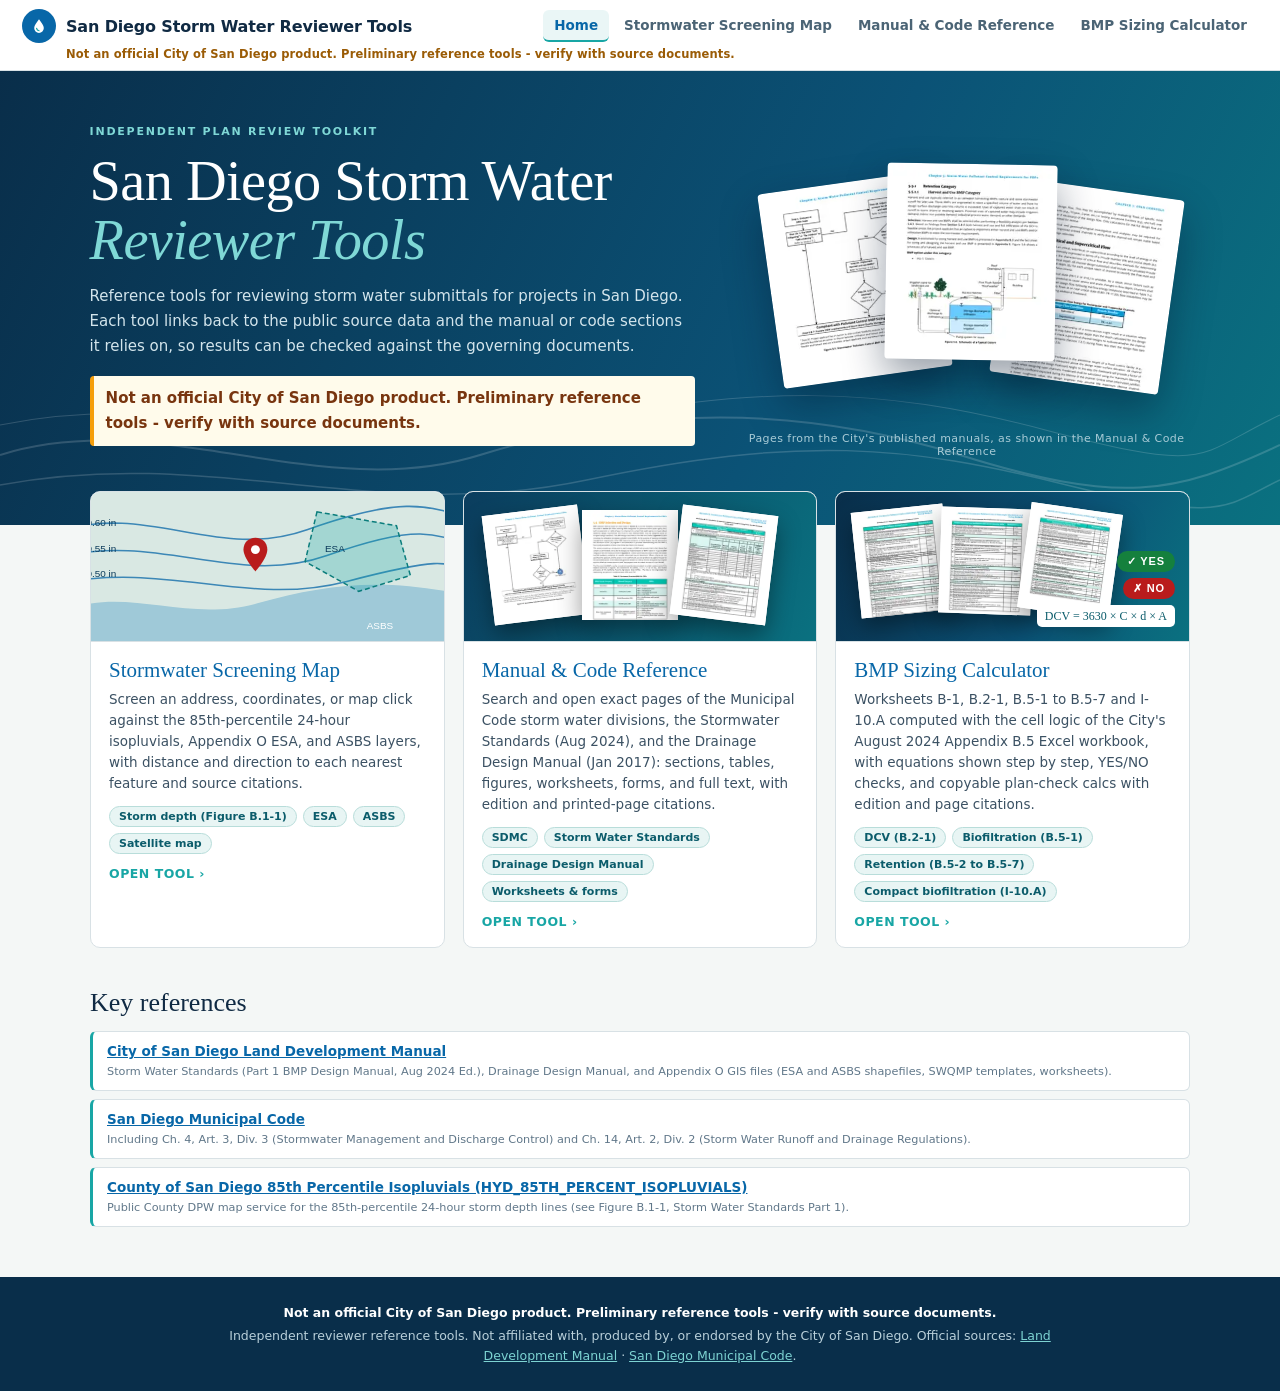
<file: index.html>
<!doctype html>
<html lang="en">
<head>
  <meta charset="utf-8">
  <meta name="viewport" content="width=device-width,initial-scale=1,viewport-fit=cover">
  <title>San Diego Storm Water Reviewer Tools</title>
  <meta name="description" content="Independent reference tools for San Diego storm water plan review. Not an official City of San Diego product.">
  <link rel="icon" type="image/svg+xml" href="data:image/svg+xml,%3Csvg xmlns='http://www.w3.org/2000/svg' viewBox='0 0 32 32'%3E%3Crect width='32' height='32' rx='16' fill='%230867a8'/%3E%3Cpath d='M16 6c-3.6 5.2-7 8.6-7 13a7 7 0 0014 0c0-4.4-3.4-7.8-7-13z' fill='%23fff'/%3E%3C/svg%3E">
  <link rel="stylesheet" href="./assets/site.css">
  <style>
    .home-hero{padding:54px clamp(20px,7vw,108px) 64px}
    .home-hero-grid{display:grid;grid-template-columns:1.15fr .85fr;gap:48px;align-items:center;max-width:1180px;margin:0 auto;position:relative;z-index:1}
    .home-hero .notice{margin-top:18px;max-width:620px}
    .hero-stack{position:relative;height:270px;margin:0}
    .hero-stack .pg{position:absolute;width:170px;height:196px;border-radius:4px;background-color:#fff;box-shadow:0 18px 40px #00142a66;border:1px solid #ffffff55}
    .hero-stack .pg:nth-child(1){left:6%;top:24px;transform:rotate(-8deg)}
    .hero-stack .pg:nth-child(2){left:32%;top:6px;transform:rotate(1deg);z-index:2}
    .hero-stack .pg:nth-child(3){left:58%;top:30px;transform:rotate(8deg)}
    .hero-stack figcaption{position:absolute;bottom:-30px;left:0;right:0;text-align:center;font-size:11px;color:#a9cbd6;letter-spacing:.04em}
    .home-main{max-width:1180px;margin:-34px auto 0;padding:0 clamp(16px,4vw,40px) 50px;position:relative;z-index:2}
    .home-main h2{font:400 26px/1.15 var(--serif);margin:40px 0 14px}
    .home-main .cards{margin-top:0}
    @media (max-width:820px){.home-hero-grid{grid-template-columns:1fr}.hero-stack{height:225px;max-width:380px}.hero-stack .pg{width:130px;height:150px}.home-main{margin-top:-20px}}
  </style>
</head>
<body>
  <script src="./assets/tools.js"></script>
  <script src="./assets/site.js" data-current="home"></script>
  <script src="./manual-reference/data/thumbs.js"></script>
  <section class="hero home-hero">
    <div class="home-hero-grid">
      <div>
        <span class="eyebrow-label">Independent plan review toolkit</span>
        <h1>San Diego Storm Water<br><em>Reviewer Tools</em></h1>
        <p>Reference tools for reviewing storm water submittals for projects in San Diego. Each tool links back to the public source data and the manual or code sections it relies on, so results can be checked against the governing documents.</p>
        <p class="notice"><strong>Not an official City of San Diego product. Preliminary reference tools - verify with source documents.</strong></p>
      </div>
      <figure class="hero-stack" aria-hidden="true" id="heroStack"><figcaption>Pages from the City's published manuals, as shown in the Manual &amp; Code Reference</figcaption></figure>
    </div>
  </section>
  <main class="home-main">
    <div class="cards" id="toolCards"></div>
    <noscript><p><a href="./screening-map/">Stormwater Screening Map</a> &middot; <a href="./manual-reference/">Manual &amp; Code Reference</a> &middot; <a href="./bmp-sizing/">BMP Sizing Calculator</a></p></noscript>

    <h2>Key references</h2>
    <ul class="refs-list">
      <li><a href="https://www.sandiego.gov/planning/programs/landdevcode/landdevmanual" target="_blank" rel="noopener">City of San Diego Land Development Manual</a>
        <small>Storm Water Standards (Part 1 BMP Design Manual, Aug 2024 Ed.), Drainage Design Manual, and Appendix O GIS files (ESA and ASBS shapefiles, SWQMP templates, worksheets).</small></li>
      <li><a href="https://www.sandiego.gov/city-clerk/officialdocs/municipal-code" target="_blank" rel="noopener">San Diego Municipal Code</a>
        <small>Including Ch. 4, Art. 3, Div. 3 (Stormwater Management and Discharge Control) and Ch. 14, Art. 2, Div. 2 (Storm Water Runoff and Drainage Regulations).</small></li>
      <li><a href="https://gis-public.sandiegocounty.gov/arcgis/rest/services/sdep_warehouse/HYD_85TH_PERCENT_ISOPLUVIALS/FeatureServer/0" target="_blank" rel="noopener">County of San Diego 85th Percentile Isopluvials (HYD_85TH_PERCENT_ISOPLUVIALS)</a>
        <small>Public County DPW map service for the 85th-percentile 24-hour storm depth lines (see Figure B.1-1, Storm Water Standards Part 1).</small></li>
    </ul>
  </main>
  <script>
    (function () {
      var esc = function (s) { return String(s).replace(/[&<>"']/g, function (c) { return { '&': '&amp;', '<': '&lt;', '>': '&gt;', '"': '&quot;', "'": '&#39;' }[c]; }); };
      var T = window.MR_THUMBS;
      /* page thumbnail from the pre-rendered sprites (real manual pages, never redrawn) */
      function thumb(doc, page, w) {
        if (!T || !T.files[doc]) return '';
        var i = page - 1, f = T.files[doc][Math.floor(i / T.per)], k = i % T.per, s = w / T.w;
        return 'background-image:url(' + window.SW_ROOT + 'manual-reference/' + f + ');background-size:' + (T.cols * T.w * s) + 'px auto;background-repeat:no-repeat;background-position:-' + ((k % T.cols) * T.w * s) + 'px -' + (Math.floor(k / T.cols) * T.h * s) + 'px;';
      }
      var ART = {
        'screening-map': '<svg viewBox="0 0 400 150" preserveAspectRatio="xMidYMid slice" aria-hidden="true"><rect width="400" height="150" fill="#d9e8e3"/>' +
          '<path d="M0 118 C60 96 120 132 190 112 S320 86 400 104 L400 150 L0 150Z" fill="#9fc9d8"/>' +
          '<g fill="none" stroke="#0867a8" stroke-width="1.6" opacity=".75"><path d="M-10 40 C80 10 150 70 240 38 S360 10 410 30"/><path d="M-10 66 C90 40 170 96 260 64 S370 40 410 58"/><path d="M-10 92 C100 70 180 116 280 90 S380 70 410 84"/></g>' +
          '<path d="M250 20 L330 34 L344 84 L292 100 L238 70Z" fill="#18a6a5" fill-opacity=".28" stroke="#0b7d7c" stroke-width="1.5" stroke-dasharray="5 3"/>' +
          '<g transform="translate(176 46)"><path d="M12 0C5 0 0 5 0 12c0 9 12 22 12 22s12-13 12-22C24 5 19 0 12 0z" fill="#b91c1c"/><circle cx="12" cy="12" r="4.5" fill="#fff"/></g>' +
          '<g font-family="Arial" font-size="10" fill="#0b3a5a"><text x="18" y="34">0.60 in</text><text x="18" y="60">0.55 in</text><text x="18" y="86">0.50 in</text><text x="258" y="60">ESA</text><text x="300" y="138" fill="#fff">ASBS</text></g></svg>',
        'manual-reference': function () {
          return '<div style="position:absolute;inset:0;background:linear-gradient(115deg,#0b3d5e,#0a7180)"></div>' +
            [['sws', 93, -7, 24], ['sws', 103, 0, 118], ['sws', 226, 7, 212]].map(function (p) {
              return '<span style="position:absolute;top:18px;left:' + p[3] + 'px;width:96px;height:110px;transform:rotate(' + p[2] + 'deg);box-shadow:0 10px 24px #0006;background-color:#fff;' + thumb(p[0], p[1], 96) + '"></span>';
            }).join('');
        },
        'bmp-sizing': function () {
          return '<div style="position:absolute;inset:0;background:linear-gradient(115deg,#092e4a,#0b5276 60%,#0a7180)"></div>' +
            [['sws', 218, -6, 20], ['sws', 222, 2, 104], ['sws', 230, 8, 188]].map(function (p) {
              return '<span style="position:absolute;top:16px;left:' + p[3] + 'px;width:92px;height:106px;transform:rotate(' + p[2] + 'deg);box-shadow:0 10px 24px #0006;background-color:#fff;' + thumb(p[0], p[1], 92) + '"></span>';
            }).join('') +
            '<span style="position:absolute;right:14px;bottom:14px;display:flex;flex-direction:column;gap:6px;align-items:flex-end;font:800 11px/1 Arial,sans-serif;letter-spacing:.08em">' +
            '<span style="background:#15803d;color:#fff;border-radius:999px;padding:5px 10px">&#10003; YES</span><span style="background:#b91c1c;color:#fff;border-radius:999px;padding:5px 10px">&#10007; NO</span>' +
            '<span style="background:#fff;color:#0b5c6b;border-radius:5px;padding:5px 8px;font-family:Georgia,serif;font-weight:400;letter-spacing:0;font-size:12px">DCV = 3630 &times; C &times; d &times; A</span></span>';
        }
      };
      document.getElementById('toolCards').innerHTML = window.SW_TOOLS.map(function (t) {
        var art = ART[t.id]; art = typeof art === 'function' ? art() : (art || '');
        return '<a class="card-link" href="' + window.SW_ROOT + t.path + '">' + (art ? '<div class="card-art">' + art + '</div>' : '') +
          '<div class="card-body"><h3>' + esc(t.title) + '</h3><p>' + esc(t.summary) + '</p>' +
          (t.tags && t.tags.length ? '<div class="tags">' + t.tags.map(function (g) { return '<span>' + esc(g) + '</span>'; }).join('') + '</div>' : '') +
          '<div class="card-go">OPEN TOOL &rsaquo;</div></div></a>';
      }).join('');
      document.getElementById('heroStack').insertAdjacentHTML('afterbegin', [['sws', 93], ['sws', 104], ['ddm', 83]].map(function (p) {
        return '<span class="pg" style="' + thumb(p[0], p[1], window.innerWidth < 820 ? 130 : 170) + '"></span>';
      }).join(''));
    })();
  </script>
</body>
</html>
</file>
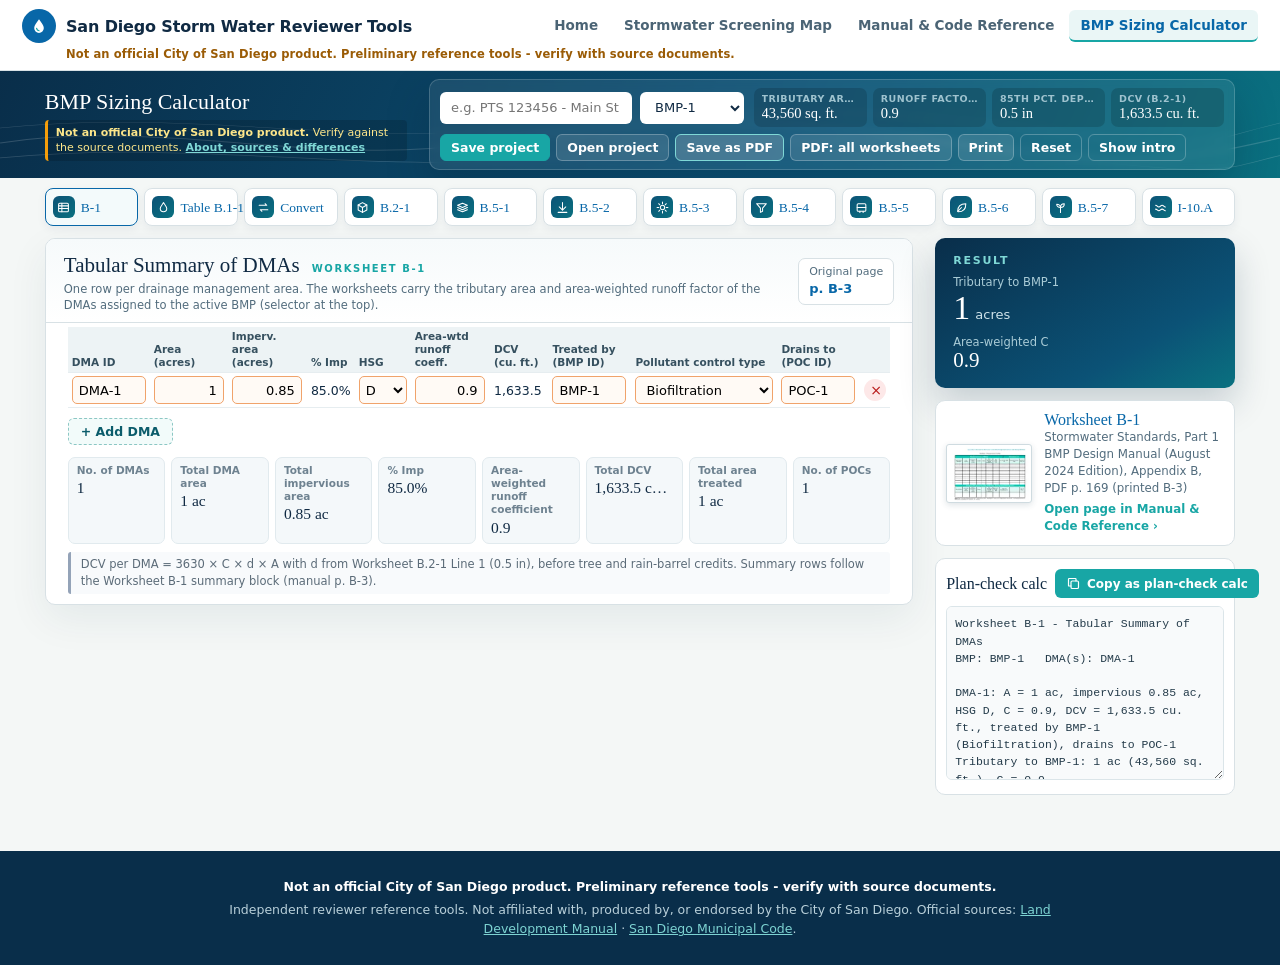
<file: bmp-sizing/index.html>
<!doctype html>
<html lang="en">
<head>
  <meta charset="utf-8">
  <meta name="viewport" content="width=device-width,initial-scale=1,viewport-fit=cover">
  <title>BMP Sizing Calculator (reviewer tool) - San Diego Storm Water Reviewer Tools</title>
  <meta name="description" content="Appendix B worksheets B-1, B.2-1, B.5-1 to B.5-7 and I-10.A with step-by-step equations, pass/fail checks and plan-check text. Not an official City of San Diego product.">
  <link rel="icon" type="image/svg+xml" href="data:image/svg+xml,%3Csvg xmlns='http://www.w3.org/2000/svg' viewBox='0 0 32 32'%3E%3Crect width='32' height='32' rx='16' fill='%230867a8'/%3E%3Cpath d='M16 6c-3.6 5.2-7 8.6-7 13a7 7 0 0014 0c0-4.4-3.4-7.8-7-13z' fill='%23fff'/%3E%3C/svg%3E">
  <link rel="stylesheet" href="../assets/site.css">
  <link rel="stylesheet" href="./app.css">
  <link rel="stylesheet" href="./section.css">
</head>
<body>
  <script src="../assets/tools.js"></script>
  <script src="../assets/site.js" data-current="bmp-sizing"></script>

  <section class="hero bs-hero">
    <div class="bs-hero-grid">
      <div>
        <span class="eyebrow-label">Appendix B sizing worksheets &middot; reviewer tool</span>
        <h1>Size it. Check it.<br><em>Cite it.</em></h1>
        <p class="bs-compact-title">BMP Sizing Calculator</p>
        <p class="bs-intro">Worksheets B-1, B.2-1, B.5-1 through B.5-7 and I-10.A, computed with the formulas, lookup tables and line wording of the City's Appendix B.5 Excel workbook (Version 2.0, August 2024). Every result shows its equations with your numbers substituted, a pass/fail check, and plan-check text with edition and page citations.</p>
        <p class="bs-hero-note"><strong>Not an official City of San Diego product.</strong> <span class="bs-note-long">Independent reviewer aid. Verify against the Stormwater Standards (Part 1 BMP Design Manual, August 2024 Edition) and the City's worksheets before relying on a result.</span><span class="bs-note-short">Verify against the source documents.</span> <button type="button" class="bs-link" id="aboutBtn">About, sources &amp; differences</button></p>
      </div>
      <div class="bs-proj" aria-label="Project">
        <div class="bs-proj-row">
          <label>Project name<input id="projName" type="text" placeholder="e.g. PTS 123456 - Main St"></label>
          <label>Active BMP<select id="bmpSel"></select></label>
        </div>
        <div class="bs-carried" id="carried"></div>
        <div class="bs-proj-btns">
          <button type="button" id="saveBtn" title="Download the project as a JSON file">Save project</button>
          <label class="bs-file" title="Open a saved project JSON file">Open project<input type="file" id="openFile" accept=".json,application/json"></label>
          <button type="button" id="pdfBtn" class="pdf" title="Download this worksheet (inputs, equations, results and plan-check text) as a PDF file">Save as PDF</button>
          <button type="button" id="pdfAllBtn" title="One PDF with Worksheets B-1, B.2-1 and every worksheet you have entered values in">PDF: all worksheets</button>
          <button type="button" id="printBtn" title="Print this worksheet (or choose Save as PDF in the print dialog)">Print</button>
          <button type="button" id="resetBtn" class="ghost">Reset</button>
          <button type="button" id="introBtn" class="ghost" aria-expanded="false">Show intro</button>
        </div>
        <p class="bs-saved" id="savedNote">Inputs are kept in this browser only (local storage).</p>
      </div>
    </div>
  </section>

  <nav class="bs-picker" aria-label="Worksheets"><div class="bs-wrap"><div class="bs-cards" id="picker" role="tablist"></div></div></nav>

  <div class="bs-wrap bs-print-head" id="printHead" aria-hidden="true"></div>
  <main class="bs-wrap bs-main">
    <section class="bs-sheet" id="sheet" aria-live="polite"></section>
    <aside class="bs-side" id="side"></aside>
  </main>

  <dialog id="about" class="bs-about">
    <form method="dialog"><button class="close" aria-label="Close">&times;</button></form>
    <div id="aboutBody"></div>
  </dialog>

  <script src="../manual-reference/data/thumbs.js"></script>
  <script src="./data/b5-workbook.js"></script>
  <script src="./engine.js"></script>
  <script src="./section.js"></script>
  <script src="./app.js"></script>
</body>
</html>
</file>
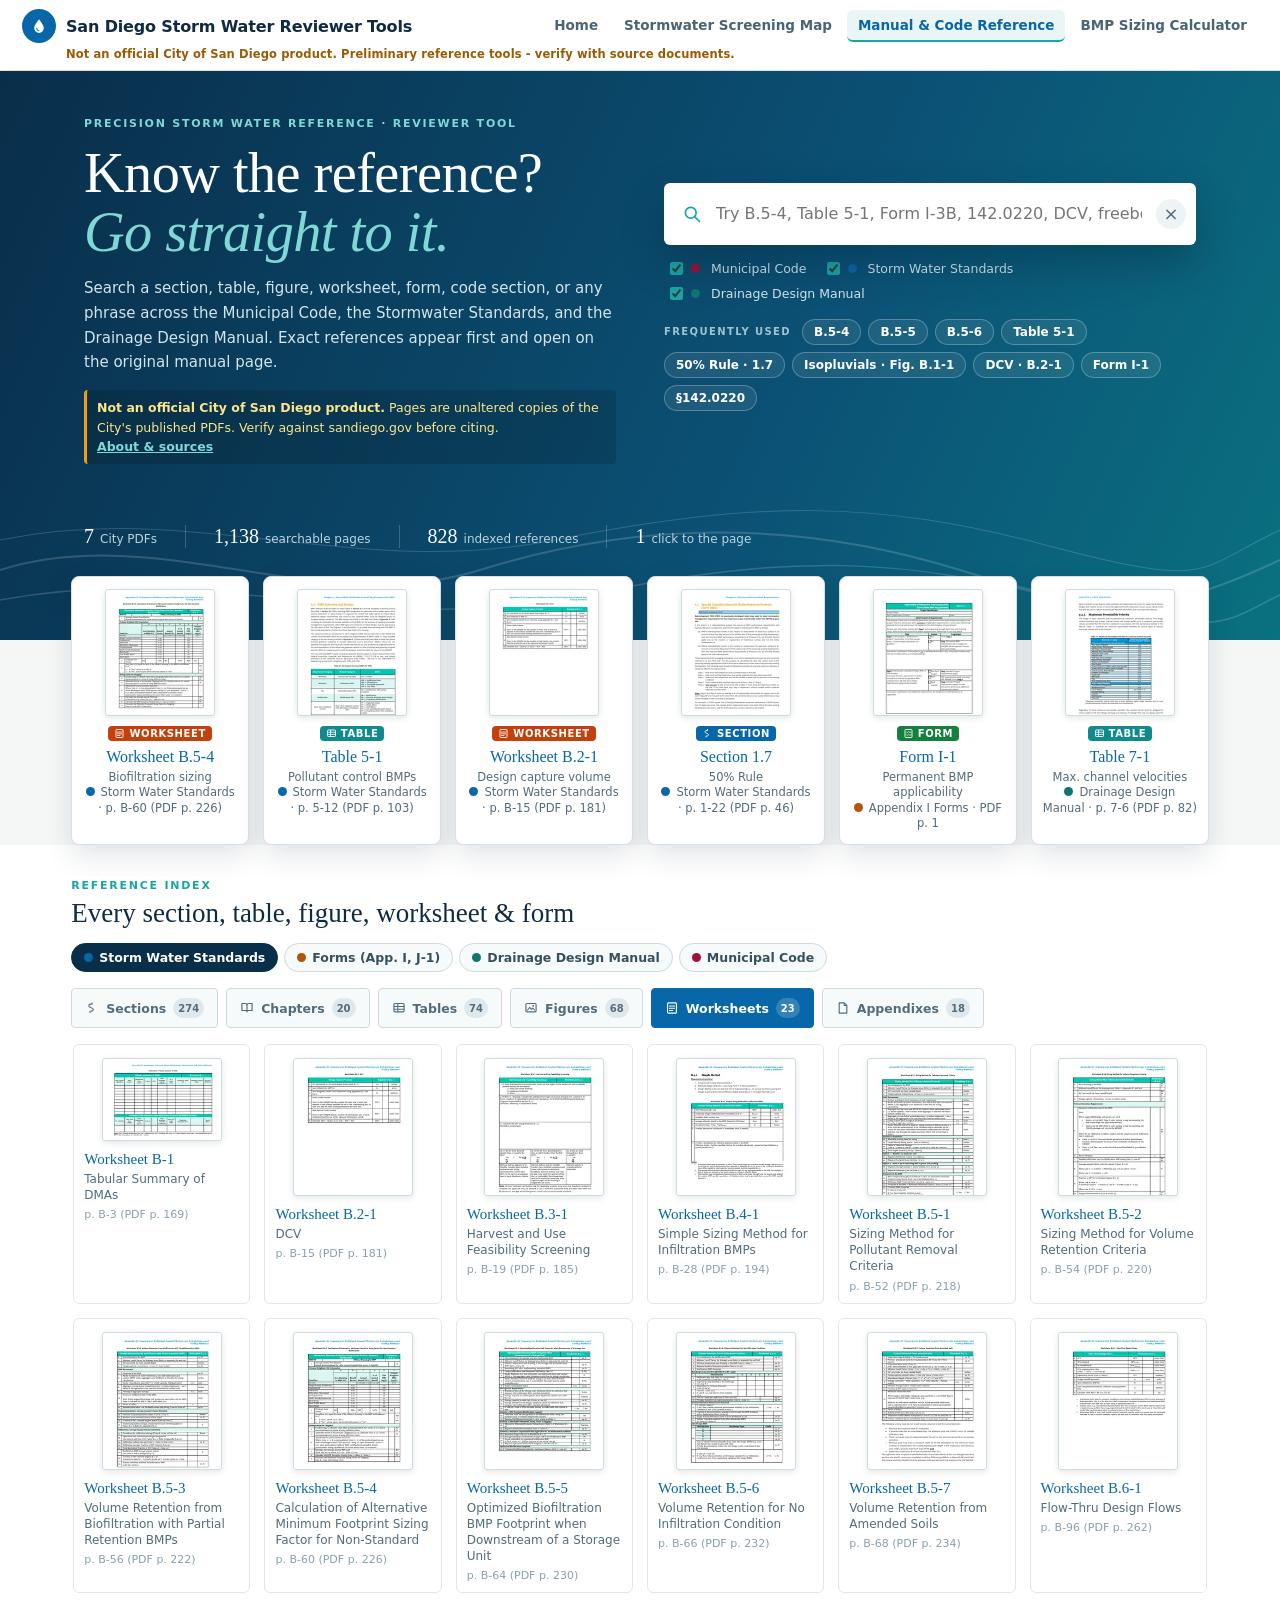
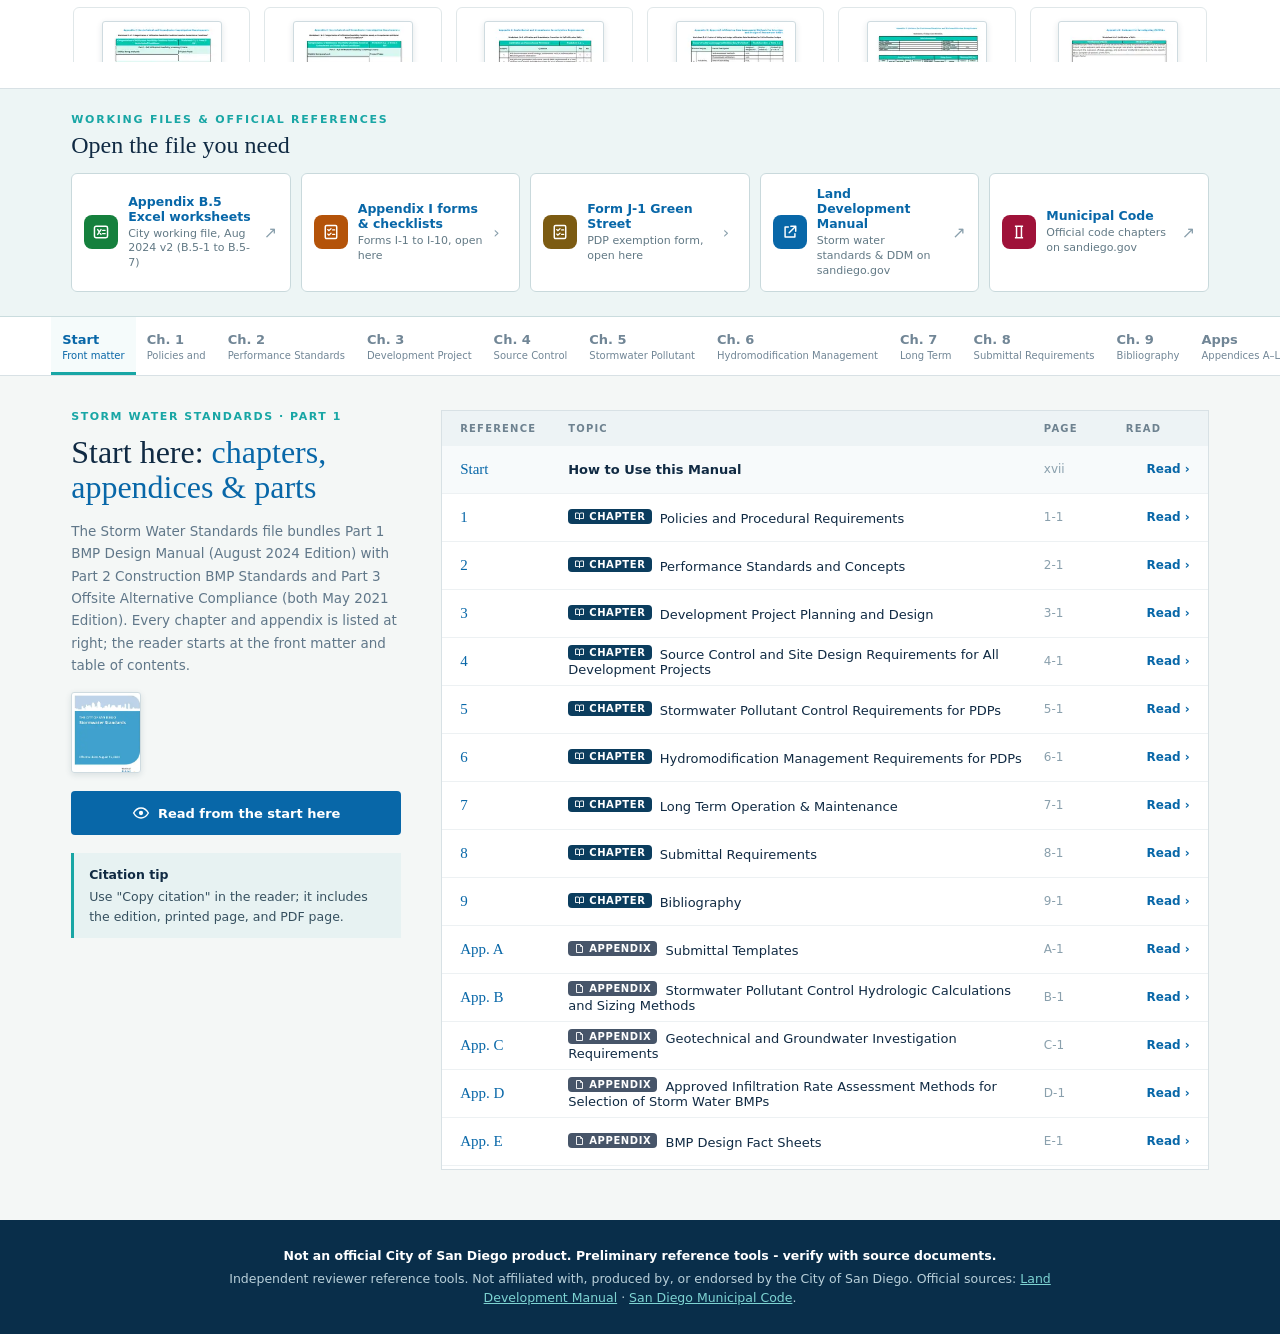
<file: manual-reference/index.html>
<!doctype html>
<html lang="en">
<head>
  <meta charset="utf-8">
  <meta name="viewport" content="width=device-width,initial-scale=1,viewport-fit=cover">
  <title>Manual &amp; Code Reference (reviewer tool) - San Diego Storm Water Reviewer Tools</title>
  <meta name="description" content="Search and open exact pages of the San Diego Municipal Code storm water divisions, the Stormwater Standards Manual, and the Drainage Design Manual, with edition and page citations. Not an official City of San Diego product.">
  <link rel="icon" type="image/svg+xml" href="data:image/svg+xml,%3Csvg xmlns='http://www.w3.org/2000/svg' viewBox='0 0 32 32'%3E%3Crect width='32' height='32' rx='16' fill='%230867a8'/%3E%3Cpath d='M16 6c-3.6 5.2-7 8.6-7 13a7 7 0 0014 0c0-4.4-3.4-7.8-7-13z' fill='%23fff'/%3E%3C/svg%3E">
  <link rel="stylesheet" href="../assets/site.css">
  <link rel="stylesheet" href="./app.css">
</head>
<body>
  <script src="../assets/tools.js"></script>
  <script src="../assets/site.js" data-current="manual-reference"></script>

  <section class="hero mr-hero">
    <div class="mr-hero-grid">
      <div class="mr-hero-copy">
        <span class="eyebrow-label">Precision storm water reference &middot; reviewer tool</span>
        <h1>Know the reference?<br><em>Go straight to it.</em></h1>
        <p>Search a section, table, figure, worksheet, form, code section, or any phrase across the Municipal Code, the Stormwater Standards, and the Drainage Design Manual. Exact references appear first and open on the original manual page.</p>
        <p class="mr-hero-note"><strong>Not an official City of San Diego product.</strong> Pages are unaltered copies of the City's published PDFs. Verify against sandiego.gov before citing. <button type="button" class="mr-link" id="aboutBtn">About &amp; sources</button></p>
      </div>
      <div class="mr-hero-search">
        <form class="mr-search" id="searchForm" role="search" autocomplete="off">
          <svg class="mr-search-ico" viewBox="0 0 24 24" aria-hidden="true"><circle cx="10.5" cy="10.5" r="6.5" fill="none" stroke="currentColor" stroke-width="2"/><path d="M15.5 15.5L21 21" stroke="currentColor" stroke-width="2" stroke-linecap="round"/></svg>
          <label for="q" class="sr">Search references and full text</label>
          <input id="q" type="search" placeholder="Try B.5-4, Table 5-1, Form I-3B, 142.0220, DCV, freeboard" enterkeyhint="search">
          <button type="button" id="clearBtn" class="mr-clear" aria-label="Clear search">&times;</button>
          <div id="results" class="mr-results" aria-live="polite" hidden></div>
        </form>
        <div class="mr-filter" role="group" aria-label="Documents to search">
          <label><input type="checkbox" name="grp" value="Municipal Code" checked><span class="dot d-sdmc"></span>Municipal Code</label>
          <label><input type="checkbox" name="grp" value="Storm Water Standards" checked><span class="dot d-sws"></span>Storm Water Standards</label>
          <label><input type="checkbox" name="grp" value="Drainage Design Manual" checked><span class="dot d-ddm"></span>Drainage Design Manual</label>
        </div>
        <div class="mr-pills" id="pills" aria-label="Frequently used"></div>
      </div>
      <div class="mr-stats" id="stats"></div>
    </div>
  </section>

  <section class="mr-featured" aria-label="Frequently used references">
    <div class="mr-wrap"><div class="mr-feature-cards" id="featured"></div></div>
  </section>

  <section class="mr-refnav">
    <div class="mr-wrap">
      <div class="mr-refhead">
        <div><span class="eyebrow-label">Reference index</span><h2>Every section, table, figure, worksheet &amp; form</h2></div>
        <div class="mr-docchips" id="docChips" role="tablist" aria-label="Document"></div>
      </div>
      <div class="mr-tabs" id="typeTabs" role="tablist" aria-label="Reference type"></div>
      <div class="mr-refgrid" id="refGrid"></div>
    </div>
  </section>

  <section class="mr-resources">
    <div class="mr-wrap mr-res-grid">
      <div><span class="eyebrow-label">Working files &amp; official references</span><h2>Open the file you need</h2></div>
      <div class="mr-res-cards" id="resCards"></div>
    </div>
  </section>

  <nav class="mr-chapnav" id="chapNav" aria-label="Chapters"></nav>
  <section class="mr-chapter">
    <div class="mr-wrap mr-chap-grid">
      <aside id="chapAside"></aside>
      <div class="mr-chaplist" id="chapList"></div>
    </div>
  </section>

  <section class="mr-reader" id="reader" hidden aria-label="Page viewer">
    <div class="mr-readerbar">
      <div class="mr-rb-info">
        <span class="mr-rb-label" id="vLabel"></span>
        <h2 id="vTitle"></h2>
        <p id="vMeta"></p>
      </div>
      <div class="mr-rb-tools">
        <div class="mr-pager">
          <button type="button" id="prevBtn" aria-label="Previous page">&lsaquo;</button>
          <form id="pageForm"><label for="pageIn" class="sr">PDF page</label><input id="pageIn" inputmode="numeric" size="4"><span id="pageOf"></span></form>
          <button type="button" id="nextBtn" aria-label="Next page">&rsaquo;</button>
        </div>
        <div class="mr-zoom">
          <button type="button" id="zoomOut" aria-label="Zoom out">&minus;</button>
          <button type="button" id="zoomFit">Fit</button>
          <button type="button" id="zoomIn" aria-label="Zoom in">+</button>
        </div>
        <button type="button" id="citeBtn" class="mr-cite">Copy citation</button>
        <a id="officialLink" class="mr-official" target="_blank" rel="noopener">City PDF &#8599;</a>
        <button type="button" id="closeBtn" class="mr-close">Close &times;</button>
      </div>
    </div>
    <div class="mr-notes" id="vNotes" hidden></div>
    <div class="mr-stage" id="stage">
      <p class="mr-pageno" id="pageNo"></p>
      <div class="mr-page" id="pageBox"><canvas id="canvas"></canvas><div class="mr-hl" id="hl"></div></div>
      <p class="mr-status" id="status"></p>
      <div class="mr-strip" id="strip" aria-label="Nearby pages"></div>
      <details class="mr-text" id="textBox">
        <summary>Page text (for copying verbatim excerpts)</summary>
        <pre id="pageText"></pre>
      </details>
    </div>
  </section>

  <dialog id="about" class="mr-about">
    <form method="dialog"><button class="close" aria-label="Close">&times;</button></form>
    <h2>About &amp; sources</h2>
    <p><strong>Not an official City of San Diego product.</strong> Independent reviewer reference tool. It does not replace the governing documents; confirm the current edition on sandiego.gov before relying on any page.</p>
    <p>Reference hierarchy used for ordering results: (1) San Diego Municipal Code, (2) Stormwater Standards Manual, (3) Drainage Design Manual.</p>
    <div id="aboutDocs"></div>
    <p class="muted">Page numbers are PDF page numbers of the hosted copies, which are byte-identical to the City files listed above (MD5 shown). Printed page labels are read from each page's footer. Thumbnails are pre-rendered from the same files. The Stormwater Standards file bundles Part 1 (August 2024 Edition) with Parts 2 and 3, which still carry their May 2021 Edition footers. The City's separate January 2018 sizing/feasibility worksheets PDF is not used because it predates the August 2024 revisions to Worksheets B.5-2 and B.5-4; use Appendix B of the manual or the City's 2024 Excel worksheets.</p>
  </dialog>

  <script src="../assets/vendor/pdfjs/pdf.min.js"></script>
  <script src="./data/catalog.js"></script>
  <script src="./data/thumbs.js"></script>
  <script src="./app.js"></script>
</body>
</html>
</file>
<file: assets/site.css>
/* Shared look for all tools (navy / teal reviewer palette). Tool-specific styles go in the tool's own folder. */
:root{--ink:#102a43;--muted:#607789;--line:#d8e1e5;--paper:#f4f7f6;--accent:#0867a8;--aqua:#18a6a5;--navy:#092e4a;--bar:#092e4a;--bar-accent:#18a6a5;--serif:Georgia,"Times New Roman",serif}
*{box-sizing:border-box}
body{margin:0;font-family:ui-sans-serif,system-ui,-apple-system,"Segoe UI",Roboto,sans-serif;color:var(--ink);background:var(--paper)}
a{color:var(--accent)}
.site-header{flex:0 0 auto;background:#fff;color:var(--ink);border-bottom:1px solid var(--line);padding:9px 22px;position:relative;z-index:1000}
.site-header-row{display:flex;align-items:center;gap:16px;flex-wrap:wrap}
.site-title{display:flex;align-items:center;gap:10px;color:var(--ink);text-decoration:none;font-weight:750;font-size:16px;letter-spacing:-.01em}
.site-title::before{content:"";flex:0 0 auto;width:34px;height:34px;border-radius:50%;background:var(--accent) url("data:image/svg+xml,%3Csvg xmlns='http://www.w3.org/2000/svg' viewBox='0 0 32 32'%3E%3Cpath d='M16 6c-3.6 5.2-7 8.6-7 13a7 7 0 0014 0c0-4.4-3.4-7.8-7-13z' fill='%23fff'/%3E%3Cpath d='M12.5 19.5c.4 2 1.8 3.2 3.6 3.4' stroke='%2318a6a5' stroke-width='1.8' fill='none' stroke-linecap='round'/%3E%3C/svg%3E") center/22px no-repeat}
.site-nav{display:flex;gap:4px;margin-left:auto;flex-wrap:wrap}
.site-nav a{color:#4b6475;text-decoration:none;font-size:13.5px;font-weight:600;padding:7px 11px;border-radius:6px;border-bottom:2px solid transparent}
.site-nav a:hover{background:#eef5f6;color:var(--ink)}
.site-nav a[aria-current=page]{color:var(--accent);background:#eaf6f6;border-bottom-color:var(--aqua)}
.nav-toggle{display:none;margin-left:auto;border:1px solid #b7c7cf;background:#fff;color:var(--ink);border-radius:7px;padding:5px 10px;font:inherit;font-size:13px;cursor:pointer}
.site-disclaimer{margin:4px 0 0 44px;font-size:11.5px;font-weight:700;color:#9a5b05;letter-spacing:.01em}
.site-footer{background:var(--navy);color:#b9d0da;font-size:12.5px;line-height:1.55;padding:22px 18px;text-align:center}
.site-footer a{color:#7dd3d2}
.site-footer strong{color:#fff}
.site-footer p{margin:4px auto;max-width:900px}
.page{max-width:1100px;margin:0 auto;padding:28px 18px 44px}
.page h1{font:400 34px/1.1 var(--serif);margin:0 0 10px}
.page h2{font:400 26px/1.15 var(--serif);margin:36px 0 14px}
.lead{font-size:15.5px;line-height:1.6;color:#3b5163;margin:0;max-width:760px}
.notice{border-left:4px solid #f59e0b;background:#fffbeb;padding:10px 12px;border-radius:4px;font-size:13.5px;line-height:1.5}
.eyebrow-label{display:block;font-size:11px;font-weight:800;letter-spacing:.16em;text-transform:uppercase;color:var(--aqua)}
/* hero used by the home page and tools */
.hero{position:relative;overflow:hidden;color:#fff;background:linear-gradient(115deg,#092e4a,#0b5276 62%,#0a7180)}
.hero::after{content:"";position:absolute;inset:auto 0 0 0;height:140px;opacity:.16;pointer-events:none;background:url("data:image/svg+xml,%3Csvg xmlns='http://www.w3.org/2000/svg' viewBox='0 0 1200 140' preserveAspectRatio='none'%3E%3Cpath d='M0 70 C150 20 300 120 450 70 S750 20 900 70 1100 110 1200 60' stroke='%23fff' stroke-width='2' fill='none'/%3E%3Cpath d='M0 100 C200 60 350 140 550 95 S850 60 1000 100 1150 120 1200 95' stroke='%23fff' stroke-width='1.5' fill='none'/%3E%3Cpath d='M0 40 C180 0 330 80 520 40 S820 0 980 45 1120 70 1200 30' stroke='%23fff' stroke-width='1' fill='none'/%3E%3C/svg%3E") bottom/100% 100% no-repeat}
.hero .eyebrow-label{color:#7fd8d6}
.hero h1{font:400 clamp(36px,4.4vw,58px)/1.04 var(--serif);margin:14px 0;letter-spacing:-.01em}
.hero h1 em{color:#7fd8d6}
.hero p{color:#d3e5ec;font-size:15px;line-height:1.65;max-width:620px}
.hero .notice{color:#78350f}
.cards{display:grid;grid-template-columns:repeat(auto-fill,minmax(300px,1fr));gap:18px}
.card-link{display:flex;flex-direction:column;background:#fff;border:1px solid var(--line);border-radius:10px;overflow:hidden;text-decoration:none;color:var(--ink);transition:border-color .15s,box-shadow .15s,transform .15s}
.card-link:hover,.card-link:focus-visible{border-color:var(--aqua);box-shadow:0 12px 30px #173b4b1f;transform:translateY(-2px)}
.card-art{height:150px;background:#e6eef1;border-bottom:1px solid var(--line);position:relative;overflow:hidden}
.card-art svg{display:block;width:100%;height:100%}
.card-body{padding:16px 18px 18px}
.card-link h3{margin:0 0 6px;font:400 21px/1.2 var(--serif);color:var(--accent)}
.card-link p{margin:0;font-size:13.5px;line-height:1.55;color:#3b5163}
.card-go{margin-top:12px;font-size:12.5px;font-weight:800;color:var(--aqua);letter-spacing:.04em}
.tags{display:flex;flex-wrap:wrap;gap:6px;margin-top:12px}
.tags span{font-size:11px;font-weight:700;background:#e8f5f4;color:#0b5c6b;border:1px solid #b8ddda;border-radius:999px;padding:3px 9px}
.refs-list{list-style:none;padding:0;margin:0;display:grid;gap:8px}
.refs-list li{background:#fff;border:1px solid var(--line);border-left:3px solid var(--aqua);border-radius:6px;padding:10px 14px;font-size:13.5px;line-height:1.45}
.refs-list a{font-weight:700}
.refs-list small{display:block;color:var(--muted);margin-top:2px}
@media (max-width:820px){
  .site-header{padding:8px 12px}
  .site-title{font-size:14.5px}
  .nav-toggle{display:block}
  .site-nav{display:none;width:100%;flex-direction:column;margin:4px 0 2px}
  .site-nav.open{display:flex}
  .site-disclaimer{font-size:11px;margin-left:0}
  .page{padding:20px 14px 32px}.page h1{font-size:28px}
}
</file>
<file: bmp-sizing/app.css>
/* BMP Sizing Calculator - tool styles (header/footer/hero palette from ../assets/site.css) */
button,input,select,textarea{font:inherit}
.bs-wrap{max-width:1280px;margin:0 auto;padding:0 clamp(14px,3.5vw,48px)}
.thumb{display:block;flex:0 0 auto;background-color:#fff;background-repeat:no-repeat;border:1px solid #cfdbe0;border-radius:3px;box-shadow:0 2px 6px #173b4b24}
/* hero */
.bs-hero{padding:40px 0 70px}
.bs-hero-grid{position:relative;z-index:2;max-width:1280px;margin:0 auto;padding:0 clamp(20px,5vw,72px);display:grid;grid-template-columns:1.05fr .95fr;gap:44px;align-items:center}
.bs-hero-note{font-size:12.5px!important;line-height:1.55!important;color:#fde68a!important;background:#00000026;border-left:3px solid #f59e0b;padding:8px 10px;border-radius:4px}
.bs-link{border:0;background:none;color:#7fd8d6;text-decoration:underline;cursor:pointer;padding:0;font-weight:700}
.bs-proj{background:#ffffff12;border:1px solid #ffffff2e;border-radius:10px;padding:16px;backdrop-filter:blur(4px);box-shadow:0 18px 42px #001e3240}
.bs-proj-row{display:grid;grid-template-columns:1.4fr 1fr;gap:10px}
.bs-proj label{display:flex;flex-direction:column;gap:4px;font-size:10.5px;font-weight:800;letter-spacing:.1em;text-transform:uppercase;color:#9fd5d8}
.bs-proj input[type=text],.bs-proj select{height:38px;border:1px solid #ffffff45;border-radius:6px;background:#fff;color:var(--ink);padding:0 10px;font-size:14px;letter-spacing:0;text-transform:none;font-weight:500}
.bs-carried{display:grid;grid-template-columns:repeat(4,minmax(0,1fr));gap:8px;margin:12px 0}
.bs-carried div{background:#00000026;border-radius:7px;padding:8px 10px;min-width:0}
.bs-carried small{display:block;font-size:10px;font-weight:800;letter-spacing:.08em;text-transform:uppercase;color:#9fc3cf}
.bs-carried b{display:block;font:400 17px/1.2 var(--serif);color:#fff;margin-top:3px;white-space:nowrap;overflow:hidden;text-overflow:ellipsis}
.bs-carried i{display:block;font-style:normal;font-size:11px;color:#a9cbd6}
.bs-proj-btns{display:flex;flex-wrap:wrap;gap:6px}
.bs-proj-btns button,.bs-file{border:1px solid #ffffff40;background:#ffffff1c;color:#fff!important;border-radius:6px;padding:7px 12px;font-size:12.5px!important;font-weight:700!important;letter-spacing:0!important;text-transform:none!important;cursor:pointer;display:inline-flex!important;flex-direction:row!important}
.bs-proj-btns button:hover,.bs-file:hover{background:#ffffff33}
.bs-proj-btns #saveBtn{background:var(--aqua);border-color:var(--aqua)}
.bs-proj-btns .ghost{background:transparent}
.bs-file input{display:none}
.bs-saved{margin:8px 0 0!important;font-size:11.5px!important;color:#a9cbd6!important}
/* picker */
.bs-picker{position:relative;z-index:3;margin-top:-44px}
.bs-cards{display:grid;grid-template-columns:repeat(6,minmax(0,1fr));gap:8px}
.bs-tab{position:relative;display:flex;align-items:flex-start;gap:9px;text-align:left;background:#fff;border:1px solid var(--line);border-radius:8px;padding:11px 10px;cursor:pointer;color:var(--ink);box-shadow:0 8px 22px #0a2a4014;transition:border-color .15s,box-shadow .15s,transform .15s;min-width:0}
.bs-tab:hover{border-color:var(--aqua);transform:translateY(-1px)}
.bs-tab[aria-selected=true]{border-color:var(--accent);box-shadow:0 0 0 2px var(--accent) inset,0 10px 24px #0a2a4026;background:#f3fafb}
.bs-tab-ico{flex:0 0 auto;display:grid;place-items:center;width:32px;height:32px;border-radius:8px;background:linear-gradient(135deg,#0b5276,#0a7180);color:#fff}
.bs-tab-ico svg{width:17px;height:17px}
.bs-tab-txt{min-width:0}
.bs-tab-txt b{display:block;font:400 14.5px/1.15 var(--serif);color:var(--accent);white-space:nowrap}
.bs-tab-txt small{display:-webkit-box;-webkit-line-clamp:2;-webkit-box-orient:vertical;overflow:hidden;font-size:11px;line-height:1.3;color:#5b7383;margin-top:3px}
.bs-tab .bs-badge{position:absolute;top:-7px;right:6px}
/* badges */
.bs-badge{display:inline-flex;align-items:center;gap:4px;font-size:10px;font-weight:900;letter-spacing:.08em;border-radius:999px;padding:2px 8px;color:#fff;white-space:nowrap}
.bs-badge svg{width:13px;height:13px;stroke-width:3}
.bs-badge.yes{background:#15803d}.bs-badge.no{background:#b91c1c}
.bs-badge.big{font-size:12.5px;padding:6px 12px}
/* main layout */
.bs-main{display:grid;grid-template-columns:minmax(0,1fr) 360px;gap:22px;align-items:start;padding-top:22px;padding-bottom:56px}
.bs-sheet{background:#fff;border:1px solid var(--line);border-radius:10px;box-shadow:0 14px 40px #15344b12;overflow:hidden;min-width:0}
.bs-sheet-head{display:flex;justify-content:space-between;gap:18px;align-items:flex-start;padding:20px 22px 16px;border-bottom:1px solid var(--line);background:linear-gradient(180deg,#f6fafb,#fff)}
.bs-sheet-head h2{margin:6px 0 6px;font:400 26px/1.15 var(--serif)}
.bs-sheet-head p{margin:0;font-size:13px;line-height:1.55;color:#526c7d;max-width:720px}
.bs-src{flex:0 0 auto;display:flex;gap:9px;align-items:center;text-decoration:none;color:#526c7d;font-size:11px;line-height:1.35;border:1px solid var(--line);border-radius:7px;padding:6px 10px 6px 6px;background:#fff}
.bs-src:hover{border-color:var(--aqua)}
.bs-src b{color:var(--accent);font-size:13px}
.bs-rows{padding:6px 0 14px}
.bs-sec{margin:14px 22px 4px;padding-bottom:5px;border-bottom:2px solid #d7ecec;font-size:11px;font-weight:800;letter-spacing:.12em;text-transform:uppercase;color:#0b7d7c}
.bs-sec label{display:flex;gap:8px;align-items:center;cursor:pointer;text-transform:none;letter-spacing:0;font-size:13.5px;color:var(--ink)}
.bs-row{display:grid;grid-template-columns:34px minmax(0,1fr) 150px 64px;gap:12px;align-items:center;padding:9px 22px;border-bottom:1px solid #eef2f4}
.bs-row:hover{background:#fafcfd}
.bs-row.dim{opacity:.45}
.bs-ln{display:grid;place-items:center;width:28px;height:28px;border-radius:50%;background:#e7f0f3;color:#36505f;font-size:12px;font-weight:800}
.t-in .bs-ln{background:#fff1e6;color:#c2410c}
.t-status .bs-ln{background:#dff3ea;color:#15803d}
.bs-lbl{min-width:0;font-size:13.5px;line-height:1.45}
.bs-lbl>span:first-child{display:block}
.wbt{white-space:pre-line}
.bs-tbl th .wbt{font-weight:inherit}
.bs-rnote{display:block;margin-top:5px;font-size:12px;line-height:1.45;color:#475569;background:#f1f5f9;border-left:3px solid #64748b;padding:3px 8px;border-radius:3px}
.bs-eq{display:block;margin-top:5px;font:12px/1.55 ui-monospace,SFMono-Regular,Menlo,Consolas,monospace;color:#0b5c6b;background:#f1f8f8;border-left:3px solid var(--aqua);padding:4px 8px;border-radius:3px;white-space:normal;overflow-wrap:anywhere}
.bs-eq.big{margin:0 22px 22px;font-size:14px}
.bs-val{text-align:right}
.bs-val strong{font:400 19px var(--serif);color:var(--ink)}
.bs-val strong.const{color:#64748b}
.bs-val input,.bs-val select{width:100%;height:36px;text-align:right;border:1.5px solid #f0a36b;border-radius:6px;padding:0 9px;background:#fffaf5;color:var(--ink);font-size:15px}
.bs-val input.is-linked{border-color:#9bd2cf;background:#f2fbfa}
.bs-val input:focus,.bs-val select:focus{outline:2px solid var(--aqua);outline-offset:1px}
.bs-unit{font-size:11.5px;color:var(--muted)}
.bs-chip{display:inline-flex;align-items:center;margin:5px 6px 0 0;font-size:10.5px;font-weight:800;border-radius:999px;padding:2px 9px;border:1px solid #b8ddda;background:#e8f5f4;color:#0b5c6b}
.bs-chip.fixed{background:#f1f5f9;border-color:#d6dee6;color:#64748b}
button.bs-chip{cursor:pointer;background:#fff}
button.bs-chip:hover{background:#e8f5f4}
.bs-warn{display:block;margin-top:5px;font-size:12px;color:#9a3412;background:#fff7ed;border-left:3px solid #f97316;padding:3px 8px;border-radius:3px}
.bs-stat-txt{display:block;margin-top:4px;font-size:12.5px;font-weight:700;color:#36505f}
.bs-inline{display:flex;gap:6px;align-items:center;margin-top:5px;font-size:12px;color:#36505f;cursor:pointer}
.bs-flag{margin:14px 22px;padding:11px 14px;border-left:4px solid #f59e0b;background:#fffbeb;border-radius:4px;font-size:12.8px;line-height:1.55;color:#78350f}
.bs-note{margin:6px 22px 20px;padding:12px 14px;border:1px solid #cfe3e4;background:#f4fafa;border-radius:8px;font-size:12.8px;color:#36505f}
.assume{margin:10px 22px 18px;font-size:12px;line-height:1.5;color:#5b6b78;border-left:3px solid #94a3b8;padding:4px 10px;background:#f8fafc;border-radius:3px}
.bs-note .assume{margin:10px 0 0}
/* tables */
.bs-tbl-wrap{overflow-x:auto;margin:6px 22px 8px}
.bs-tbl{width:100%;border-collapse:collapse;font-size:12.8px}
.bs-tbl th,.bs-tbl td{border-bottom:1px solid #e6edf0;padding:6px 7px;text-align:left;vertical-align:middle}
.bs-tbl thead th{background:#edf3f5;color:#36505f;font-size:11px;font-weight:800;letter-spacing:.02em;vertical-align:bottom}
.bs-tbl thead th small{display:block;font-weight:600;color:#6e8290;letter-spacing:0;margin-top:2px}
.bs-tbl tbody th{font-weight:600}
.bs-tbl input,.bs-tbl select{width:100%;min-width:70px;height:32px;border:1.5px solid #f0a36b;border-radius:5px;padding:0 7px;background:#fffaf5;font-size:13.5px}
.bs-tbl input.txt{min-width:120px}
.bs-tbl.b1{font-size:12.5px}
.bs-tbl.b1 th,.bs-tbl.b1 td{padding:3px 4px}
.bs-tbl.b1 thead th{font-size:10.5px;line-height:1.25;letter-spacing:0}
.bs-tbl.b1 input,.bs-tbl.b1 select{min-width:0;height:28px;padding:0 6px;font-size:13px}
.bs-tbl.b1 input[data-k=id],.bs-tbl.b1 input[data-k=bmp],.bs-tbl.b1 input[data-k=poc]{width:74px}
.bs-tbl.b1 input[data-k=area],.bs-tbl.b1 input[data-k=imp],.bs-tbl.b1 input[data-k=c]{width:70px;text-align:right}
.bs-tbl.b1 select[data-k=hsg]{width:48px;padding:0 2px}
.bs-tbl.b1 select[data-k=type]{width:138px}
.bs-tbl.b1 td{white-space:nowrap}
.bs-tbl.b1 .bs-x{width:22px;height:22px;font-size:14px}
.bs-tbl tr.tot th,.bs-tbl tr.tot td{background:#f4fafa;font-weight:800;color:var(--ink)}
.bs-mini{border-collapse:collapse;margin-top:8px;font-size:12px}
.bs-mini th,.bs-mini td{border:1px solid #d3e3e5;padding:4px 8px;text-align:center;background:#fff;white-space:nowrap}
.bs-mini td.on{background:var(--aqua);color:#fff;font-weight:800}
.bs-x{border:0;background:#fde8e8;color:#b91c1c;border-radius:50%;width:26px;height:26px;cursor:pointer;font-size:16px;line-height:1}
.bs-add{margin:4px 22px 6px;border:1px dashed #8cc7c4;background:#f2fbfa;color:#0b5c6b;border-radius:6px;padding:7px 14px;font-weight:800;font-size:12.5px;cursor:pointer}
.bs-sum{display:grid;grid-template-columns:repeat(8,minmax(0,1fr));gap:6px;margin:8px 22px}
.bs-sum div{background:#f4f8fa;border:1px solid #e1eaee;border-radius:7px;padding:6px 8px;min-width:0}
.bs-sum small{display:block;font-size:9.5px;line-height:1.25;font-weight:800;letter-spacing:.03em;text-transform:uppercase;color:#6e8290}
.bs-sum b{display:block;font:400 15.5px var(--serif);margin-top:2px;white-space:nowrap;overflow:hidden;text-overflow:ellipsis}
.bs-units{margin:14px 22px 0;font-size:13px;display:flex;gap:12px;align-items:center}
.bs-apply{margin:8px 22px 6px;font-size:13px;display:flex;flex-wrap:wrap;gap:8px;align-items:center}
.bs-apply select{height:32px;border:1px solid #b7c7cf;border-radius:5px}
.bs-apply button{border:0;background:var(--accent);color:#fff;border-radius:6px;padding:7px 12px;font-weight:800;font-size:12.5px;cursor:pointer}
.bs-apply button.done{background:#15803d}
.bs-grid3{display:grid;grid-template-columns:repeat(3,minmax(0,1fr));gap:10px;margin:8px 22px}
.bs-grid3 label{display:flex;flex-direction:column;gap:4px;font-size:12px;font-weight:700;color:#36505f}
.bs-grid3 input,.bs-grid3 select{height:34px;border:1.5px solid #f0a36b;border-radius:6px;padding:0 9px;background:#fffaf5}
.bs-conv{display:flex;align-items:flex-end;gap:14px;flex-wrap:wrap;padding:22px}
.bs-conv label{display:flex;flex-direction:column;gap:5px;font-size:12px;font-weight:800;letter-spacing:.06em;text-transform:uppercase;color:#36505f}
.bs-conv input{height:46px;width:220px;border:1.5px solid #f0a36b;border-radius:7px;padding:0 12px;background:#fffaf5;font-size:20px;font-family:var(--serif)}
.bs-swap{display:grid;place-items:center;width:42px;height:42px;border-radius:50%;background:#e8f5f4;color:#0b5c6b;margin-bottom:2px}
.bs-swap svg{width:20px;height:20px}
/* side */
.bs-side{position:sticky;top:12px;display:flex;flex-direction:column;gap:12px;min-width:0}
.bs-result{background:linear-gradient(150deg,#092e4a,#0b5276 70%,#0a7180);color:#fff;border-radius:10px;padding:16px 18px;box-shadow:0 16px 36px #0a2a4033}
.bs-result .eyebrow-label{color:#7fd8d6}
.bs-big{margin-top:8px}
.bs-big small{display:block;font-size:11.5px;color:#a9cbd6}
.bs-big b{font:400 34px/1.1 var(--serif)}
.bs-big i{font-style:normal;font-size:13px;color:#cfe3ea}
.bs-big.sub b{font-size:21px}
.bs-verdict{display:flex;gap:10px;align-items:center;margin-top:12px;border-radius:8px;padding:10px 12px;font-size:12.8px;line-height:1.35}
.bs-verdict svg{flex:0 0 auto;width:26px;height:26px;stroke-width:3;border-radius:50%;padding:4px;background:#ffffff30}
.bs-verdict b{display:block;font-size:13.5px;letter-spacing:.08em}
.bs-verdict.yes{background:#15803d}.bs-verdict.no{background:#b91c1c}
.bs-info{display:flex;gap:7px;align-items:flex-start;font-size:12px;color:#cfe3ea;margin:10px 0 0}
.bs-info svg{width:16px;height:16px;flex:0 0 auto}
.bs-result .assume{margin:10px 0 0;background:#00000026;color:#e2eef2;border-left-color:#7fd8d6}
.bs-cite{display:flex;gap:12px;align-items:center;background:#fff;border:1px solid var(--line);border-radius:10px;padding:10px;text-decoration:none;color:#526c7d;font-size:11.8px;line-height:1.45}
.bs-cite:hover{border-color:var(--aqua)}
.bs-cite b{display:block;color:var(--accent);font:400 16px var(--serif)}
.bs-cite em{display:block;font-style:normal;color:var(--aqua);font-weight:800;margin-top:4px}
.bs-fixes{background:#fff;border:1px solid var(--line);border-left:4px solid var(--aqua);border-radius:8px;padding:10px 12px;font-size:12px;line-height:1.45;color:#36505f}
.bs-fixes ul{margin:6px 0 0;padding-left:17px}
.bs-copy{background:#fff;border:1px solid var(--line);border-radius:10px;padding:10px}
.bs-copy-head{display:flex;justify-content:space-between;align-items:center;gap:8px;margin-bottom:8px}
.bs-copy-head b{font:400 16px var(--serif)}
.bs-copy-head b{white-space:nowrap}
.bs-copy button{white-space:nowrap;display:inline-flex;gap:6px;align-items:center;border:0;background:var(--aqua);color:#fff;border-radius:6px;padding:7px 11px;font-weight:800;font-size:12px;cursor:pointer}
.bs-copy button svg{width:15px;height:15px}
.bs-copy button.done{background:#15803d}
.bs-copy textarea{width:100%;resize:vertical;border:1px solid #dbe5e9;border-radius:6px;background:#f8fafb;font:11.5px/1.5 ui-monospace,SFMono-Regular,Menlo,Consolas,monospace;color:#243b4a;padding:8px}
/* about */
.bs-about{max-width:720px;border:0;border-radius:12px;padding:24px 28px;box-shadow:0 30px 80px #0008;color:var(--ink);font-size:13.5px;line-height:1.6}
.bs-about::backdrop{background:#061a2bb3}
.bs-about h2{font:400 26px var(--serif);margin:0 0 8px}
.bs-about h3{font-size:12px;letter-spacing:.12em;text-transform:uppercase;color:var(--aqua);margin:16px 0 4px}
.bs-about .close{float:right;border:0;background:#eef3f5;border-radius:50%;width:32px;height:32px;font-size:20px;cursor:pointer}
@media (max-width:1500px){.bs-main{grid-template-columns:minmax(0,1fr) 300px}}
@media (max-width:1180px){.bs-cards{grid-template-columns:repeat(4,minmax(0,1fr))}.bs-sum{grid-template-columns:repeat(4,minmax(0,1fr))}}
@media (max-width:920px){
  .bs-hero-grid{grid-template-columns:1fr;gap:22px}
  .bs-main{grid-template-columns:1fr}
  .bs-side{position:static}
  .bs-cards{grid-template-columns:repeat(3,minmax(0,1fr))}
}
@media (max-width:640px){
  .bs-hero{padding:26px 0 60px}
  .bs-cards{display:flex;overflow-x:auto;scroll-snap-type:x mandatory;padding-bottom:6px}
  .bs-tab{flex:0 0 172px;scroll-snap-align:start}
  .bs-carried{grid-template-columns:repeat(2,minmax(0,1fr))}
  .bs-proj-row{grid-template-columns:1fr}
  .bs-row{grid-template-columns:28px minmax(0,1fr) 112px;padding:9px 12px;gap:8px}
  .bs-row .bs-unit{grid-column:3;text-align:right;margin-top:-6px}
  .bs-ln{width:24px;height:24px;font-size:11px}
  .bs-sheet-head{padding:16px 14px 12px;flex-direction:column}
  .bs-sheet-head h2{font-size:22px}
  .bs-sec,.bs-tbl-wrap,.bs-flag,.bs-note,.assume,.bs-add,.bs-sum,.bs-apply,.bs-grid3,.bs-units{margin-left:12px;margin-right:12px}
  .bs-sum{grid-template-columns:repeat(2,minmax(0,1fr))}
  .bs-grid3{grid-template-columns:1fr}
  .bs-conv input{width:100%}
}
/* compact header (default; "Show intro" restores the full hero) */
.bs-compact-title,.bs-note-short{display:none}
body.bs-compact .bs-hero .eyebrow-label,body.bs-compact .bs-note-long{display:none}
body.bs-compact .bs-note-short{display:inline}
body.bs-compact .bs-proj label{font-size:0;gap:0}
body.bs-compact .bs-saved{display:none}
body.bs-compact .bs-saved.msg{display:block}
body.bs-compact .bs-carried small{font-size:9.5px;letter-spacing:.05em;white-space:nowrap;overflow:hidden;text-overflow:ellipsis}
body.bs-compact .bs-carried b{margin-top:1px}
body.bs-compact .bs-proj-row{align-self:center}
body.bs-compact .bs-hero{padding:8px 0}
body.bs-compact .bs-hero::after{height:70px}
body.bs-compact .bs-hero h1,body.bs-compact .bs-intro{display:none}
body.bs-compact .bs-hero .bs-compact-title{display:block;margin:0 0 6px;font:400 22px/1.15 var(--serif);color:#fff}
body.bs-compact .bs-hero-note{margin:0;font-size:11px!important;line-height:1.4!important;padding:5px 8px}
body.bs-compact .bs-hero-grid{grid-template-columns:minmax(250px,.62fr) 1.38fr;gap:22px;padding:0 clamp(14px,3.5vw,48px)}
body.bs-compact .bs-proj{padding:8px 10px;display:grid;grid-template-columns:minmax(0,1fr) minmax(0,1.55fr);gap:7px 10px;align-items:end}
body.bs-compact .bs-proj-row{gap:8px}
body.bs-compact .bs-proj input[type=text],body.bs-compact .bs-proj select{height:32px;font-size:13px}
body.bs-compact .bs-carried{margin:0;gap:6px}
body.bs-compact .bs-carried div{padding:5px 8px}
body.bs-compact .bs-carried b{font-size:14.5px}
body.bs-compact .bs-carried i{display:none}
body.bs-compact .bs-proj-btns{grid-column:1/-1;align-items:center}
body.bs-compact .bs-proj-btns button,body.bs-compact .bs-file{padding:5px 10px}
body.bs-compact .bs-saved{grid-column:1/-1;margin:0!important}
body.bs-compact .bs-picker{margin-top:0;padding-top:10px}
body.bs-compact .bs-cards{grid-template-columns:repeat(12,minmax(0,1fr));gap:6px}
body.bs-compact .bs-tab{padding:7px;gap:6px;align-items:center;box-shadow:0 3px 10px #0a2a400f}
body.bs-compact .bs-tab-ico{width:22px;height:22px;border-radius:6px}
body.bs-compact .bs-tab-ico svg{width:13px;height:13px}
body.bs-compact .bs-tab-txt small,body.bs-compact .bs-tab-txt .pre{display:none}
body.bs-compact .bs-tab-txt b{font-size:13.5px}
body.bs-compact .bs-main{padding-top:12px}
body.bs-compact .bs-sheet-head{padding:11px 18px 9px;align-items:center}
body.bs-compact .bs-sheet-head h2{font-size:21px;margin:3px 0}
body.bs-compact .bs-sheet-head p{font-size:11.5px;line-height:1.4}
body.bs-compact .bs-sheet-head .eyebrow-label{font-size:10px}
body.bs-compact .bs-tbl-wrap{margin-top:4px}
body.bs-compact .assume{margin:6px 22px 10px;font-size:11.5px}
body.bs-compact .bs-sheet-head .bs-src .thumb{display:none}
body.bs-compact .bs-sheet-head .bs-src{padding:6px 10px}
body.bs-compact .bs-sheet-head>div{display:flex;flex-wrap:wrap;align-items:baseline;column-gap:12px}
body.bs-compact .bs-sheet-head>div>p{flex-basis:100%}
body.bs-compact .bs-sheet-head h2{order:-1}
.bs-tbl.b1 thead th:nth-child(7){min-width:58px}
.bs-tbl.b1+.bs-add,.bs-tbl-wrap+.bs-add{margin:2px 22px 4px;padding:5px 12px}
.bs-sum small{text-transform:none;letter-spacing:0;font-size:10.5px}

@media (max-width:1180px){body.bs-compact .bs-cards{grid-template-columns:repeat(6,minmax(0,1fr))}body.bs-compact .bs-proj{grid-template-columns:1fr}}
@media (max-width:920px){body.bs-compact .bs-hero-grid{grid-template-columns:1fr;gap:10px}}
@media (max-width:640px){body.bs-compact .bs-cards{display:flex}body.bs-compact .bs-tab{flex:0 0 auto}}
.bs-proj-btns #pdfBtn{background:#ffffff2e;border-color:#7fd8d6}
.bs-proj-btns button:disabled{opacity:.55;cursor:progress}
/* PDF export (off-screen copy rasterised by html2canvas) */
.bs-busy{position:fixed;inset:0;z-index:5000;display:grid;place-items:center;background:#061a2b99;color:#fff}
.bs-busy div{background:linear-gradient(150deg,#092e4a,#0b5276 70%,#0a7180);border-radius:10px;padding:16px 22px;box-shadow:0 20px 50px #0008;display:flex;flex-direction:column;gap:4px;font-size:13px}
.bs-busy b{font:400 19px var(--serif)}
.bs-pdf{position:absolute;left:-12000px;top:0;width:760px;background:#fff;color:var(--ink)}
.bs-pdf .bs-sheet{border:0;border-radius:0;box-shadow:none;overflow:visible}
.bs-pdf .bs-sheet-head{background:#fff;padding:4px 22px 10px}
.bs-pdf .bs-tbl-wrap{overflow:visible}
.bs-pdf .bs-row:hover{background:none}
.bs-pdf-in{display:inline-block;box-sizing:border-box;min-width:56px;padding:4px 7px;border:1px solid #f0a36b;border-radius:5px;background:#fffaf5;font-weight:600;color:var(--ink);white-space:nowrap}
.bs-pdf-in.r{display:block;text-align:right;font-size:15px}
.bs-pdf-in.is-linked{border-color:#9bd2cf;background:#f2fbfa}
.bs-pdf .bs-tbl .bs-pdf-in{display:block;min-width:0;font-size:12.5px}
.bs-pdf-side{display:grid;grid-template-columns:1fr 1fr;gap:12px;padding:6px 22px 14px;align-items:start}
.bs-pdf .bs-result{background:#f4fafa;border:1px solid #cfe3e4;box-shadow:none;color:var(--ink)}
.bs-pdf .bs-result .eyebrow-label{color:#0b7d7c}
.bs-pdf .bs-big small,.bs-pdf .bs-big i,.bs-pdf .bs-info{color:#526c7d}
.bs-pdf .bs-big b{color:var(--ink)}
.bs-pdf .bs-result .assume{background:#fff;color:#36505f}
.bs-pdf-cite{grid-column:1/-1;margin:0;font-size:11.5px;line-height:1.5;color:#526c7d}
.bs-pdf .bf1{box-shadow:none}
.bs-print-head{display:none}
@media print{
  @page{size:letter;margin:.5in}
  .bs-print-head{display:flex!important;justify-content:space-between;gap:16px;align-items:flex-end;max-width:none;padding:0 0 6px!important;margin:0 0 10px;border-bottom:2px solid #18a6a5;font-size:11px;color:#36505f}
  .bs-print-head b{display:block;font:400 17px var(--serif);color:#102a43}
  .bs-print-head .r{text-align:right}.bs-print-head span{display:block}
  .bs-busy,.bs-sheet-head .thumb,.bs-cite .thumb{display:none!important}
  .bs-wrap{max-width:none;padding:0}
  .bs-row,.bs-tbl tr,.bs-flag,.bs-note,.assume,.bs-sum,.bs-result,.bs-fixes,.bs-cite,.bf1 svg,.bs-eq{break-inside:avoid}
  .bs-sec,.bs-sheet-head{break-after:avoid}
  .bs-val select,.bs-tbl select{appearance:none;-webkit-appearance:none;border:0;background:none}
  .bs-tbl-wrap{overflow:visible}
  .site-header,.site-footer,.bs-hero,.bs-picker,.bs-copy-head button,.bs-add,.bs-x,.bs-apply,.bs-cite em,button.bs-chip{display:none!important}
  body{background:#fff}
  .bs-main{display:block;padding:0}
  .bs-sheet{box-shadow:none;border:0}
  .bs-side{position:static;margin-top:16px}
  .bs-result{background:#fff!important;color:#000;border:1px solid #999;box-shadow:none}
  .bs-result *{color:#000!important}
  .bs-copy textarea{height:auto;min-height:300px;border:0}
  .bs-val input,.bs-tbl input{border:0;background:none}
}
</file>
<file: bmp-sizing/section.css>
/* BF-1 live section (bmp-sizing) */
.bf1{margin:18px 0 8px;border:1px solid var(--line);border-radius:10px;background:#fff;overflow:hidden;contain:layout paint}
.bf1-head{display:flex;justify-content:space-between;gap:16px;align-items:flex-start;padding:14px 16px 10px;background:linear-gradient(180deg,#f2f8f9,#fff)}
.bf1-head h3{margin:4px 0 4px;font:400 21px/1.2 var(--serif);color:var(--ink)}
.bf1-head p{margin:0;color:var(--muted);font-size:12.5px;line-height:1.45;max-width:560px}
.bf1-ctl{display:flex;gap:8px;flex-wrap:wrap;justify-content:flex-end;align-items:center;flex:0 0 auto}
.bf1-seg{display:inline-flex;border:1px solid #b9cfd6;border-radius:8px;overflow:hidden}
.bf1-seg button,.bf1-play,.bf1-dl{font:inherit;font-size:12.5px;font-weight:700;border:0;background:#fff;color:#24485a;padding:7px 11px;cursor:pointer}
.bf1-seg button+button{border-left:1px solid #b9cfd6}
.bf1-seg button[aria-pressed=true]{background:var(--navy);color:#fff}
.bf1-play,.bf1-dl{border:1px solid #b9cfd6;border-radius:8px}
.bf1-play[aria-pressed=true]{background:#e6f5f5;border-color:#9fd3d3}
.bf1-seg button:focus-visible,.bf1-play:focus-visible,.bf1-dl:focus-visible,.bf1-link:focus-visible{outline:2px solid var(--aqua);outline-offset:2px}
.bf1-fig{position:relative;background:#e9f1f3;border-top:1px solid var(--line);border-bottom:1px solid var(--line)}
.bf1-svg{display:block;width:100%;height:auto;aspect-ratio:940/640;touch-action:manipulation;user-select:none;-webkit-user-select:none}
.bf1.compact .bf1-svg{aspect-ratio:480/640}
.bf1-svg [data-bk]{cursor:pointer}
.bf1-tip{position:absolute;z-index:5;width:min(340px,calc(100% - 12px));background:#fff;border:1px solid #b9cfd6;border-radius:9px;box-shadow:0 14px 34px #0f2f4033;padding:11px 13px 10px;font-size:12.5px;line-height:1.45;color:var(--ink)}
.bf1-tip b{display:block;font-size:13.5px;margin-right:18px}
.bf1-tip-x{position:absolute;right:6px;top:4px;border:0;background:none;font-size:18px;line-height:1;color:#5b7083;cursor:pointer;padding:2px 5px}
.bf1-tip-d{color:#33505f;margin:3px 0 5px}
.bf1-tip-c{display:flex;gap:7px;align-items:flex-start;font-weight:700;margin-bottom:6px}
.bf1-tip-c span{flex:0 0 auto;width:17px;height:17px;border-radius:50%;color:#fff;font-size:11px;display:grid;place-items:center}
.bf1-tip-c.pass span{background:#1f8a5b}.bf1-tip-c.check span{background:#c9851a}.bf1-tip-c.fail span{background:#c0392b}.bf1-tip-c.info span{background:#5b7083}
.bf1-tip q{display:block;color:#3d5564;font-style:italic;quotes:"“" "”";border-left:3px solid var(--aqua);padding-left:8px;margin:4px 0 7px}
.bf1-tip-s{display:flex;gap:8px;align-items:center;font-size:11.5px;text-decoration:none}
.bf1-tip-s .thumb{flex:0 0 auto;border:1px solid var(--line);border-radius:3px;background-repeat:no-repeat}
.bf1-bar{display:flex;justify-content:space-between;gap:10px;flex-wrap:wrap;padding:8px 16px;font-size:12.5px;color:#33505f;background:#f7fafa}
.bf1-phase{font-weight:700;min-height:1.2em}
.bf1-sum{display:flex;gap:6px;flex-wrap:wrap}
.bf1-sum span{border-radius:20px;padding:2px 9px;font-weight:800;font-size:11.5px}
.bf1-sum .pass{background:#e3f4ec;color:#1f6b48}.bf1-sum .check{background:#fbf0dc;color:#8a5a0c}.bf1-sum .fail{background:#fbe5e2;color:#9b2c20}.bf1-sum .scale{background:#eef3f5;color:#4a6272;font-weight:600}
.bf1-tblw{overflow-x:auto;padding:4px 10px 6px}
.bf1-tbl{width:100%;border-collapse:collapse;font-size:12.5px}
.bf1-tbl th{text-align:left;font-size:10.5px;letter-spacing:.08em;text-transform:uppercase;color:#5b7083;padding:6px 6px;border-bottom:1px solid var(--line)}
.bf1-tbl td{padding:6px;border-bottom:1px solid #edf2f3;vertical-align:top}
.bf1-tbl tr.fail td{background:#fff7f6}.bf1-tbl tr.check td{background:#fffbf3}
.bf1-n{display:inline-grid;place-items:center;width:18px;height:18px;border-radius:50%;color:#fff;font-size:11px;font-weight:800}
.bf1-link{border:0;background:none;padding:0;font:inherit;font-weight:700;color:var(--accent);cursor:pointer;text-align:left}
.bf1-pg{white-space:nowrap;font-size:11.5px}
.bf1-key{margin:8px 6px 2px 26px;padding:0;font-size:12.5px;columns:2;column-gap:20px}
.bf1-key li{margin:0 0 4px;break-inside:avoid}.bf1-key small{display:block;color:var(--muted)}
.bf1-opts{border-top:1px solid var(--line);padding:9px 16px 12px;font-size:12.5px}
.bf1-opts summary{cursor:pointer;font-weight:800;color:#24485a}.bf1-opts summary small{font-weight:500;color:var(--muted)}
.bf1-optg{display:grid;grid-template-columns:repeat(auto-fill,minmax(150px,1fr));gap:10px 14px;margin-top:10px;align-items:end}
.bf1-optg label{display:flex;flex-direction:column;gap:4px;font-weight:700;color:#33505f}
.bf1-optg label.bf1-ck{flex-direction:row;align-items:center;gap:7px;font-weight:600}
.bf1-optg label.wide{grid-column:1/-1;align-items:flex-start;font-weight:600}
.bf1-optg em{color:#8a5a0c;font-style:normal;font-weight:700}
.bf1-optg input[type=number],.bf1-optg select{font:inherit;padding:6px 7px;border:1px solid #b7c7cf;border-radius:6px;background:#fff;min-width:0}
@media (max-width:640px){.bf1-head{flex-direction:column}.bf1-ctl{justify-content:flex-start}.bf1-tbl th:nth-child(5),.bf1-tbl td:nth-child(5){display:none}.bf1-key{columns:1}}
@media (prefers-reduced-motion:reduce){.bf1 *{transition:none!important}}
@media print{.bf1{break-inside:avoid;border:1px solid #999}.bf1-ctl,.bf1-opts,.bf1-tip{display:none!important}.bf1-fig{background:#fff}.bf1-tbl td{background:none!important}}
</file>
<file: manual-reference/app.css>
/* Manual & Code Reference - tool styles (header/footer/hero palette from ../assets/site.css) */
button,input,select{font:inherit}
code{background:#eef3f5;border-radius:4px;padding:0 4px;font-size:.92em}
.sr{position:absolute;width:1px;height:1px;overflow:hidden;clip:rect(0 0 0 0)}
.muted{color:var(--muted)}
.mr-wrap{max-width:1240px;margin:0 auto;padding:0 clamp(16px,4vw,56px)}
h2{font-family:var(--serif);font-weight:400}
/* type + document colors */
:root{--t-section:#0867a8;--t-chapter:#0b3d5e;--t-table:#0f8b8d;--t-figure:#7c3aed;--t-worksheet:#c2410c;--t-form:#15803d;--t-appendix:#475569;--d-sdmc:#9f1239;--d-sws:#0867a8;--d-ddm:#0f766e;--d-forms:#b45309}
.dot{display:inline-block;width:9px;height:9px;border-radius:50%;margin-right:6px;vertical-align:0}
.d-sdmc{background:var(--d-sdmc)}.d-sws{background:var(--d-sws)}.d-ddm{background:var(--d-ddm)}.d-forms{background:var(--d-forms)}
.badge{display:inline-flex;align-items:center;gap:4px;font-size:10px;font-weight:800;letter-spacing:.06em;text-transform:uppercase;border-radius:4px;padding:2px 6px;color:#fff;white-space:nowrap}
.badge svg{width:11px;height:11px}
.b-Section{background:var(--t-section)}.b-Chapter{background:var(--t-chapter)}.b-Table{background:var(--t-table)}.b-Figure{background:var(--t-figure)}.b-Worksheet{background:var(--t-worksheet)}.b-Form{background:var(--t-form)}.b-Appendix{background:var(--t-appendix)}.b-Page{background:#64748b}
.thumb{display:block;flex:0 0 auto;background-color:#fff;background-repeat:no-repeat;border:1px solid #cfdbe0;border-radius:3px;box-shadow:0 2px 6px #173b4b1f}
/* hero */
.mr-hero{padding:46px 0 92px}
.mr-hero-grid{position:relative;z-index:2;max-width:1240px;margin:0 auto;padding:0 clamp(20px,5vw,72px);display:grid;grid-template-columns:1fr 1fr;gap:48px;align-items:center}
.mr-hero-note{font-size:12.5px!important;line-height:1.55!important;color:#fde68a!important;background:#00000026;border-left:3px solid #f59e0b;padding:8px 10px;border-radius:4px}
.mr-link{border:0;background:none;color:#7fd8d6;text-decoration:underline;cursor:pointer;padding:0;font-weight:700}
.mr-search{position:relative;display:flex;align-items:center;gap:12px;height:62px;padding:0 10px 0 18px;background:#fff;border-radius:6px;color:var(--ink);box-shadow:0 18px 42px #001e3255}
.mr-search-ico{width:20px;height:20px;color:var(--aqua);flex:0 0 auto}
.mr-search input{flex:1;min-width:0;border:0;outline:none;font-size:16px;color:var(--ink);background:transparent;height:100%}
.mr-clear{border:0;background:#eef3f5;border-radius:50%;width:30px;height:30px;font-size:18px;line-height:1;color:#536c7d;cursor:pointer}
.mr-results{position:absolute;top:70px;left:0;right:0;z-index:50;max-height:min(70vh,560px);overflow:auto;background:#fff;border:1px solid var(--line);border-radius:7px;box-shadow:0 22px 50px #001e3244;padding:6px}
.mr-group{display:flex;justify-content:space-between;gap:8px;margin:10px 8px 4px;font-size:10.5px;font-weight:800;letter-spacing:.1em;text-transform:uppercase;color:var(--muted)}
.mr-hit{display:flex;gap:12px;align-items:flex-start;width:100%;text-align:left;border:1px solid transparent;border-bottom-color:#eef2f4;background:#fff;border-radius:6px;padding:9px 10px;cursor:pointer;color:var(--ink)}
.mr-hit:hover,.mr-hit:focus-visible{background:#f2faf9;border-color:#bfe3e1;outline:none}
.mr-hit.exact{border-left:4px solid var(--aqua);background:#edf9f7}
.mr-hit .hb{min-width:0;flex:1}
.mr-hit .t{display:block;font-size:13.5px;line-height:1.35}
.mr-hit .t b{color:var(--accent);font-family:var(--serif);font-size:15px;font-weight:400;margin-right:4px}
.mr-hit small{display:block;color:var(--muted);font-size:12px;line-height:1.4;margin-top:3px}
.mr-hit mark{background:#fde68a;color:inherit;padding:0 1px;border-radius:2px}
.mr-more{border:0;background:none;color:var(--accent);font-size:12.5px;font-weight:700;cursor:pointer;padding:6px 10px}
.mr-msg{font-size:12.5px;color:var(--muted);margin:10px}
.mr-filter{display:flex;flex-wrap:wrap;gap:6px 16px;margin:14px 2px 0;font-size:12.5px;color:#d3e5ec}
.mr-filter label{display:flex;align-items:center;gap:5px;cursor:pointer}
.mr-filter input{accent-color:var(--aqua)}
.mr-pills{display:flex;flex-wrap:wrap;align-items:center;gap:7px;margin-top:16px}
.mr-pills small{font-size:10px;font-weight:800;letter-spacing:.14em;color:#9fc3cf;margin-right:4px}
.mr-pills button{border:1px solid #ffffff40;background:#ffffff14;color:#fff;border-radius:999px;padding:5px 11px;font-size:12px;font-weight:700;cursor:pointer}
.mr-pills button:hover{background:#ffffff2e;border-color:#7fd8d6}
.mr-stats{grid-column:1/-1;display:flex;flex-wrap:wrap;gap:12px 28px;color:#bcd3dc;font-size:12px}
.mr-stats span{border-right:1px solid #ffffff33;padding-right:28px}
.mr-stats span:last-child{border-right:0}
.mr-stats b{color:#fff;font-size:20px;margin-right:6px;font-family:var(--serif);font-weight:400}
/* featured cards with page thumbnails */
.mr-featured{margin-top:-64px;position:relative;z-index:3}
.mr-feature-cards{display:grid;grid-template-columns:repeat(6,minmax(0,1fr));gap:14px}
.mr-fcard{display:flex;flex-direction:column;align-items:center;text-align:center;background:#fff;border:1px solid var(--line);border-radius:8px;padding:12px 10px 12px;cursor:pointer;color:var(--ink);box-shadow:0 10px 28px #0a2a4020;transition:transform .15s,box-shadow .15s,border-color .15s}
.mr-fcard:hover,.mr-fcard:focus-visible{transform:translateY(-3px);border-color:var(--aqua);box-shadow:0 16px 34px #0a2a4030;outline:none}
.mr-fcard .thumb{margin-bottom:10px}
.mr-fcard b{display:block;font:400 16px/1.2 var(--serif);color:var(--accent)}
.mr-fcard small{display:block;font-size:11.5px;line-height:1.35;color:#526c7d;margin-top:4px}
.mr-fcard .badge{margin-bottom:6px}
/* reference index */
.mr-refnav{background:#fff;border-bottom:1px solid var(--line);padding:34px 0 26px}
.mr-refhead{display:flex;flex-wrap:wrap;justify-content:space-between;align-items:flex-end;gap:14px;margin-bottom:16px}
.mr-refhead h2{margin:6px 0 0;font-size:27px}
.mr-docchips{display:flex;flex-wrap:wrap;gap:6px}
.mr-docchips button{display:flex;align-items:center;border:1px solid #cddade;background:#f7fafb;color:#36505f;border-radius:999px;padding:6px 12px;font-size:12.5px;font-weight:700;cursor:pointer}
.mr-docchips button[aria-selected=true]{background:var(--navy);color:#fff;border-color:var(--navy)}
.mr-tabs{display:flex;gap:8px;overflow-x:auto;padding-bottom:14px}
.mr-tabs button{display:flex;align-items:center;gap:7px;white-space:nowrap;border:1px solid #cddade;background:#f7fafb;color:#536c7d;border-radius:4px;padding:9px 13px;font-size:12.5px;font-weight:700;cursor:pointer}
.mr-tabs button svg{width:14px;height:14px}
.mr-tabs button small{display:grid;place-items:center;min-width:20px;height:20px;padding:0 5px;border-radius:10px;background:#dfe9ec;font-size:10px}
.mr-tabs button[aria-selected=true]{background:var(--accent);border-color:var(--accent);color:#fff}
.mr-tabs button[aria-selected=true] small{background:#ffffff2e}
.mr-refgrid{display:grid;grid-template-columns:repeat(3,minmax(0,1fr));gap:7px;max-height:330px;overflow:auto;padding:2px}
.mr-refgrid.visual{grid-template-columns:repeat(auto-fill,minmax(176px,1fr));gap:14px;max-height:620px}
.mr-ref{display:grid;grid-template-columns:auto 1fr auto;align-items:center;gap:10px;text-align:left;background:#fff;border:1px solid #e0e7e9;border-radius:4px;padding:9px 12px;cursor:pointer;color:var(--ink)}
.mr-ref:hover,.mr-ref:focus-visible{border-color:var(--aqua);background:#f2faf9;outline:none}
.mr-ref b{color:var(--accent);font:400 14.5px var(--serif);white-space:nowrap}
.mr-ref span{color:#526c7d;font-size:12px;line-height:1.3}
.mr-ref i{font-style:normal;color:#9db0bb;font-size:11px;white-space:nowrap}
.mr-vcard{display:flex;flex-direction:column;text-align:left;background:#fff;border:1px solid #e0e7e9;border-radius:6px;padding:10px;cursor:pointer;color:var(--ink)}
.mr-vcard:hover,.mr-vcard:focus-visible{border-color:var(--aqua);box-shadow:0 8px 20px #173b4b1a;outline:none}
.mr-vcard .thumb{align-self:center;margin-bottom:9px}
.mr-vcard b{font:400 15px/1.2 var(--serif);color:var(--accent)}
.mr-vcard span{font-size:12px;line-height:1.35;color:#526c7d;margin-top:3px}
.mr-vcard i{font-style:normal;font-size:11px;color:#8aa0ad;margin-top:5px}
/* resources */
.mr-resources{background:#edf5f5;border-bottom:1px solid #cadcde;padding:24px 0}
.mr-res-grid{display:grid;grid-template-columns:1fr;gap:14px}
.mr-res-grid h2{margin:6px 0 0;font-size:24px}
.mr-res-cards{display:grid;grid-template-columns:repeat(5,minmax(0,1fr));gap:10px}
.mr-res{display:grid;grid-template-columns:34px 1fr 14px;align-items:center;gap:10px;text-align:left;background:#fff;border:1px solid #c9d9dc;border-radius:6px;padding:12px;color:var(--ink);text-decoration:none;cursor:pointer;font:inherit}
.mr-res:hover{border-color:var(--aqua);box-shadow:0 4px 14px #173b4b14}
.mr-res .ico{display:grid;place-items:center;width:34px;height:34px;border-radius:8px;color:#fff}
.mr-res .ico svg{width:18px;height:18px}
.mr-res b{display:block;color:var(--accent);font-size:12.5px}
.mr-res small{display:block;color:#627985;font-size:11px;line-height:1.35;margin-top:3px}
.mr-res em{font-style:normal;color:#8aa0ad}
/* chapters */
.mr-chapnav{display:flex;overflow-x:auto;background:#fff;border-bottom:1px solid var(--line);padding:0 clamp(12px,4vw,56px)}
.mr-chapnav button{flex:0 0 auto;min-width:72px;text-align:left;border:0;border-bottom:3px solid transparent;background:none;color:#718696;padding:15px 11px 11px;cursor:pointer}
.mr-chapnav button b{display:block;font-size:13px;white-space:nowrap}
.mr-chapnav button small{display:block;margin-top:3px;font-size:10px;white-space:nowrap}
.mr-chapnav button[aria-selected=true]{color:var(--accent);border-bottom-color:var(--aqua);background:#f5fbfb}
.mr-chapnav .sep{flex:0 0 1px;background:var(--line);margin:12px 6px}
.mr-chapter{padding:34px 0 50px}
.mr-chap-grid{display:grid;grid-template-columns:330px 1fr;gap:40px;align-items:start}
.mr-chap-grid aside label{display:block;font-size:11px;font-weight:800;letter-spacing:.14em;text-transform:uppercase;color:var(--aqua)}
.mr-chap-grid aside h2{margin:12px 0 14px;font-size:32px;line-height:1.12;color:var(--ink)}
.mr-chap-grid aside h2 em{color:var(--accent);font-style:normal}
.mr-chap-grid aside p{color:var(--muted);font-size:13.5px;line-height:1.65}
.mr-chap-art{display:flex;gap:8px;margin:16px 0 4px}
.mr-primary{display:flex;align-items:center;justify-content:center;gap:8px;width:100%;margin:18px 0;padding:13px;border:0;border-radius:4px;background:var(--accent);color:#fff;font-size:13px;font-weight:800;cursor:pointer}
.mr-primary:hover{background:#075a92}
.mr-note{border-left:3px solid var(--aqua);background:#e7f2f2;padding:12px 15px;font-size:12.5px;line-height:1.55;color:#36505f}
.mr-note b{display:block;margin-bottom:3px;color:var(--ink)}
.mr-chaplist{background:#fff;border:1px solid var(--line);max-height:760px;overflow:auto}
.mr-lhead,.mr-lrow{display:grid;grid-template-columns:96px 1fr 70px 64px;gap:12px;align-items:center;padding:0 18px}
.mr-lhead{position:sticky;top:0;z-index:1;background:#edf3f5;color:#6e8290;font-size:10px;font-weight:800;letter-spacing:.12em;padding-top:12px;padding-bottom:12px}
.mr-lrow{width:100%;text-align:left;border:0;border-bottom:1px solid #edf1f3;background:#fff;min-height:48px;cursor:pointer;color:var(--ink);font-size:13px}
.mr-lrow:hover,.mr-lrow:focus-visible{background:#f2faf9;outline:none}
.mr-lrow strong{font:400 15px var(--serif);color:var(--accent)}
.mr-lrow.lvl0{background:#f7fafb}.mr-lrow.lvl0 span{font-weight:700}
.mr-lrow i{font-style:normal;color:#8aa0ad;font-size:12px}
.mr-lrow small{color:var(--accent);font-weight:700;font-size:12px;text-align:right}
/* reader */
.mr-reader{max-width:1240px;margin:0 auto 70px;background:#fff;border:1px solid var(--line);box-shadow:0 18px 50px #15344b18;scroll-margin-top:8px}
.mr-readerbar{position:sticky;top:0;z-index:20;display:flex;flex-wrap:wrap;gap:12px 20px;align-items:center;justify-content:space-between;background:var(--navy);color:#fff;padding:18px 26px}
.mr-rb-label{font-size:10.5px;font-weight:800;letter-spacing:.14em;text-transform:uppercase;color:#7fd8d6}
.mr-readerbar h2{margin:6px 0 4px;font-size:24px;line-height:1.2}
.mr-readerbar p{margin:0;font-size:12.5px;color:#bcd3dc}
.mr-readerbar p strong{color:#fff}
.mr-rb-tools{display:flex;flex-wrap:wrap;gap:8px;align-items:center}
.mr-rb-tools button,.mr-rb-tools a{border:1px solid #ffffff40;background:#ffffff14;color:#fff;border-radius:5px;padding:6px 11px;font-size:13px;cursor:pointer;text-decoration:none;line-height:1.3}
.mr-rb-tools button:hover,.mr-rb-tools a:hover{background:#ffffff2e}
.mr-rb-tools button:disabled{opacity:.4;cursor:default}
.mr-rb-tools .mr-cite{background:var(--aqua);border-color:var(--aqua);font-weight:800}
.mr-pager,.mr-zoom{display:flex;gap:4px;align-items:center}
.mr-pager form{display:flex;align-items:center;gap:4px;font-size:12.5px;color:#bcd3dc}
.mr-pager input{width:54px;text-align:center;padding:5px 4px;border:1px solid #ffffff55;border-radius:5px;background:#ffffff1a;color:#fff}
.mr-notes{background:#fffbeb;border-bottom:1px solid #fde68a;padding:9px 26px;font-size:12.5px;line-height:1.5;color:#78350f}
.mr-notes p{margin:2px 0}
.mr-stage{background:#e6edf0;padding:18px 18px 26px;display:flex;flex-direction:column;align-items:center;overflow-x:auto}
.mr-pageno{align-self:stretch;max-width:980px;margin:0 auto 8px;font-size:10.5px;font-weight:800;letter-spacing:.14em;color:#0b8584;text-transform:uppercase}
.mr-page{position:relative;background:#fff;box-shadow:0 4px 24px #0a2a4033;line-height:0}
.mr-page canvas{display:block}
.mr-hl{position:absolute;inset:0;pointer-events:none}
.mr-hl span{position:absolute;background:#fbbf2466;border-radius:2px;mix-blend-mode:multiply}
.mr-status{font-size:12.5px;color:var(--muted);margin:8px 0 0;min-height:1.2em}
.mr-strip{display:flex;gap:10px;justify-content:center;flex-wrap:nowrap;overflow-x:auto;max-width:100%;padding:8px 4px 4px}
.mr-strip button{flex:0 0 auto;display:flex;flex-direction:column;align-items:center;gap:4px;border:2px solid transparent;border-radius:5px;background:none;padding:3px;cursor:pointer;font-size:10.5px;color:#536c7d}
.mr-strip button[aria-current=page]{border-color:var(--aqua);background:#fff}
.mr-strip button:hover{background:#ffffffaa}
.mr-text{width:100%;max-width:980px;margin:14px auto 0;background:#fff;border:1px solid var(--line);border-radius:6px;padding:9px 13px}
.mr-text summary{cursor:pointer;font-weight:700;font-size:13px}
.mr-text pre{white-space:pre-wrap;font-size:12.5px;line-height:1.45;max-height:420px;overflow:auto;margin:8px 0 0}
.mr-about{max-width:740px;width:calc(100% - 32px);border:0;border-radius:10px;padding:18px 22px;box-shadow:0 20px 60px #0005;font-size:14px;line-height:1.5}
.mr-about::backdrop{background:#0a2a4099}
.mr-about h2{margin:0 0 8px;font-size:24px}
.mr-about .close{float:right;border:0;background:none;font-size:24px;cursor:pointer;line-height:1}
.mr-about table{border-collapse:collapse;width:100%;font-size:12.5px;margin:8px 0}
.mr-about td,.mr-about th{border:1px solid var(--line);padding:5px 7px;text-align:left;vertical-align:top}
.mr-about td code{word-break:break-all}
.toast{position:fixed;left:50%;bottom:22px;transform:translateX(-50%);background:var(--navy);color:#fff;padding:9px 15px;border-radius:6px;font-size:13px;z-index:2000;box-shadow:0 6px 20px #0004}
@media (max-width:1100px){.mr-feature-cards{grid-template-columns:repeat(3,minmax(0,1fr))}.mr-res-cards{grid-template-columns:repeat(3,minmax(0,1fr))}}
@media (max-width:900px){
  .mr-hero{padding:30px 0 80px}
  .mr-hero-grid{grid-template-columns:1fr;gap:22px}
  .mr-hero h1{font-size:40px}
  .mr-refgrid{grid-template-columns:1fr;max-height:360px}
  .mr-res-grid,.mr-chap-grid{grid-template-columns:1fr;gap:16px}
  .mr-lhead,.mr-lrow{grid-template-columns:80px 1fr 56px;padding:0 12px}
  .mr-lhead :nth-child(4),.mr-lrow small{display:none}
  .mr-readerbar{padding:14px 14px;position:static}
  .mr-stage{padding:10px 6px 18px}
  .mr-notes{padding:8px 14px}
}
@media (max-width:560px){.mr-feature-cards{grid-template-columns:repeat(2,minmax(0,1fr))}.mr-res-cards{grid-template-columns:1fr}.mr-stats span{border:0;padding:0}}
.mr-search input::-webkit-search-cancel-button{display:none}

.mr-primary svg{width:18px;height:18px}
.mr-lrow .badge{margin-right:4px;vertical-align:1px}
@media (max-width:700px){.mr-res-cards{grid-template-columns:1fr 1fr}}
@media (max-width:560px){.mr-res-cards{grid-template-columns:1fr}}
</file>
